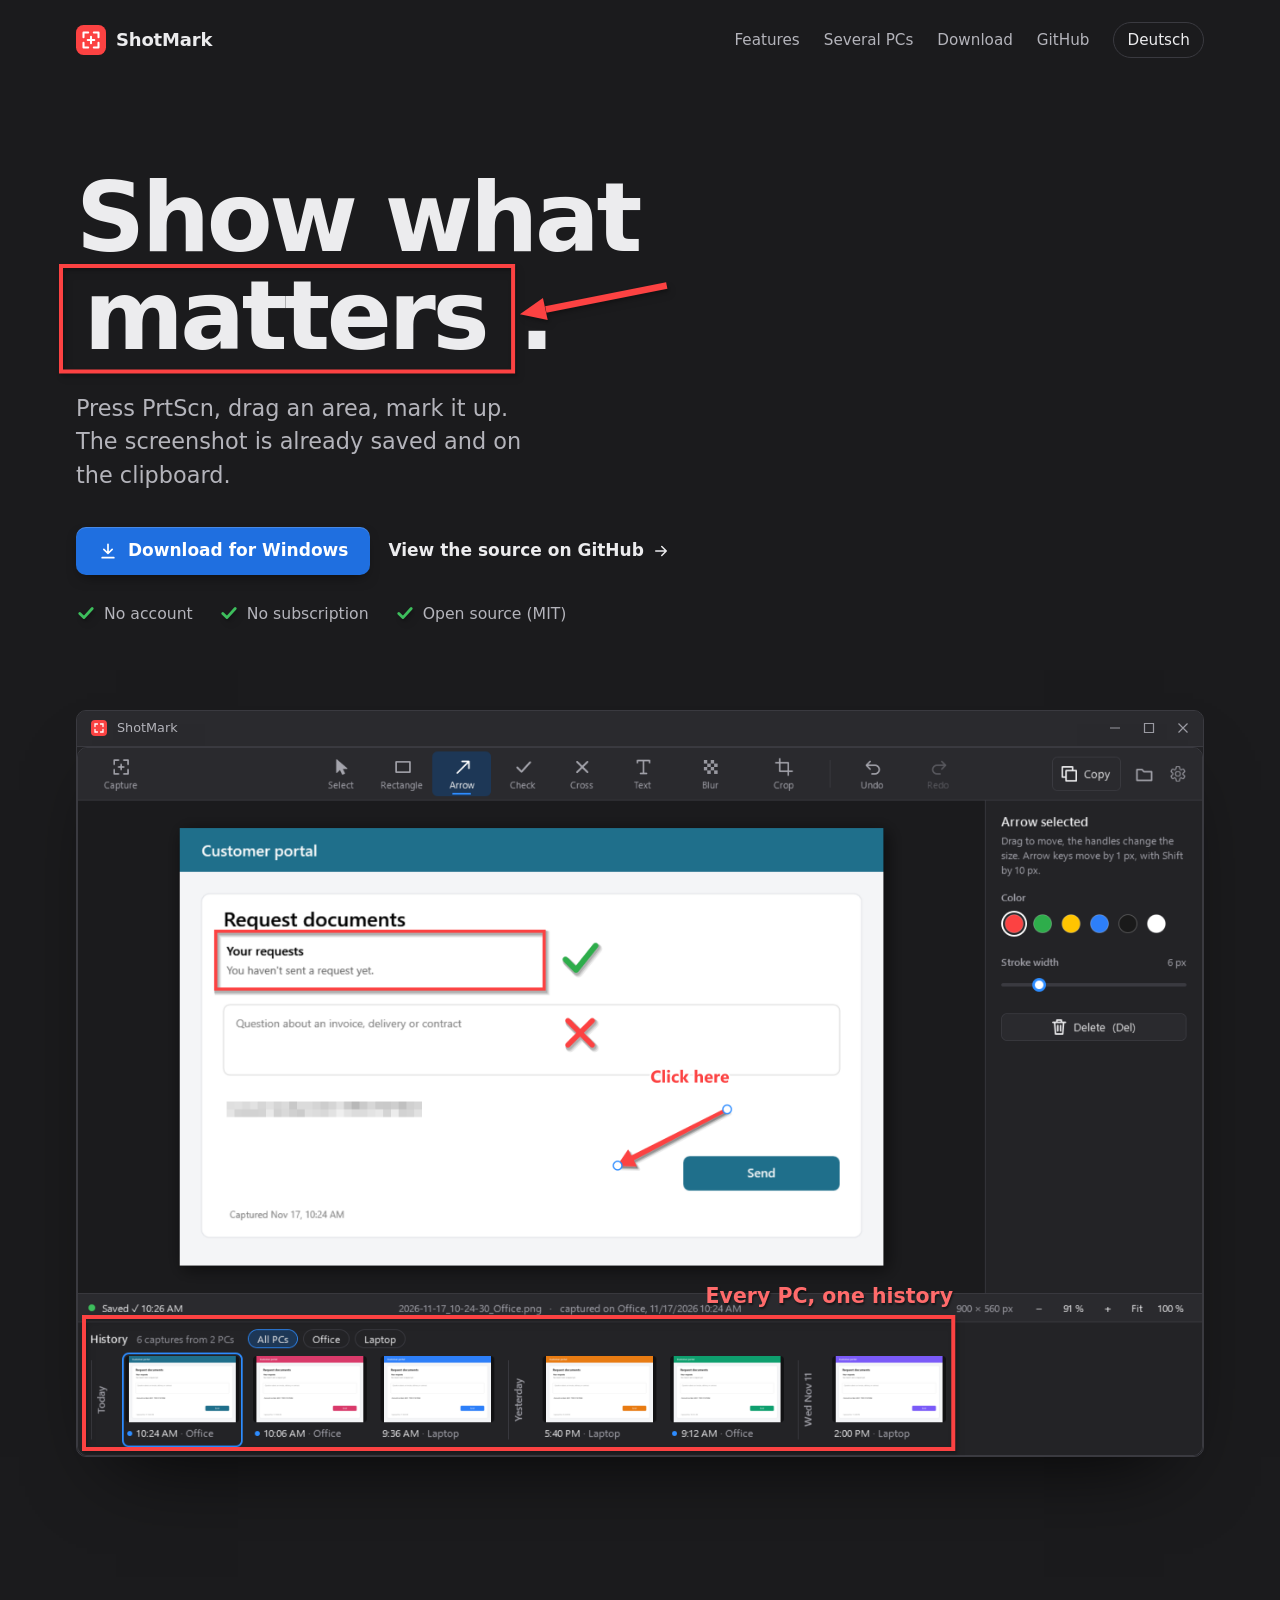
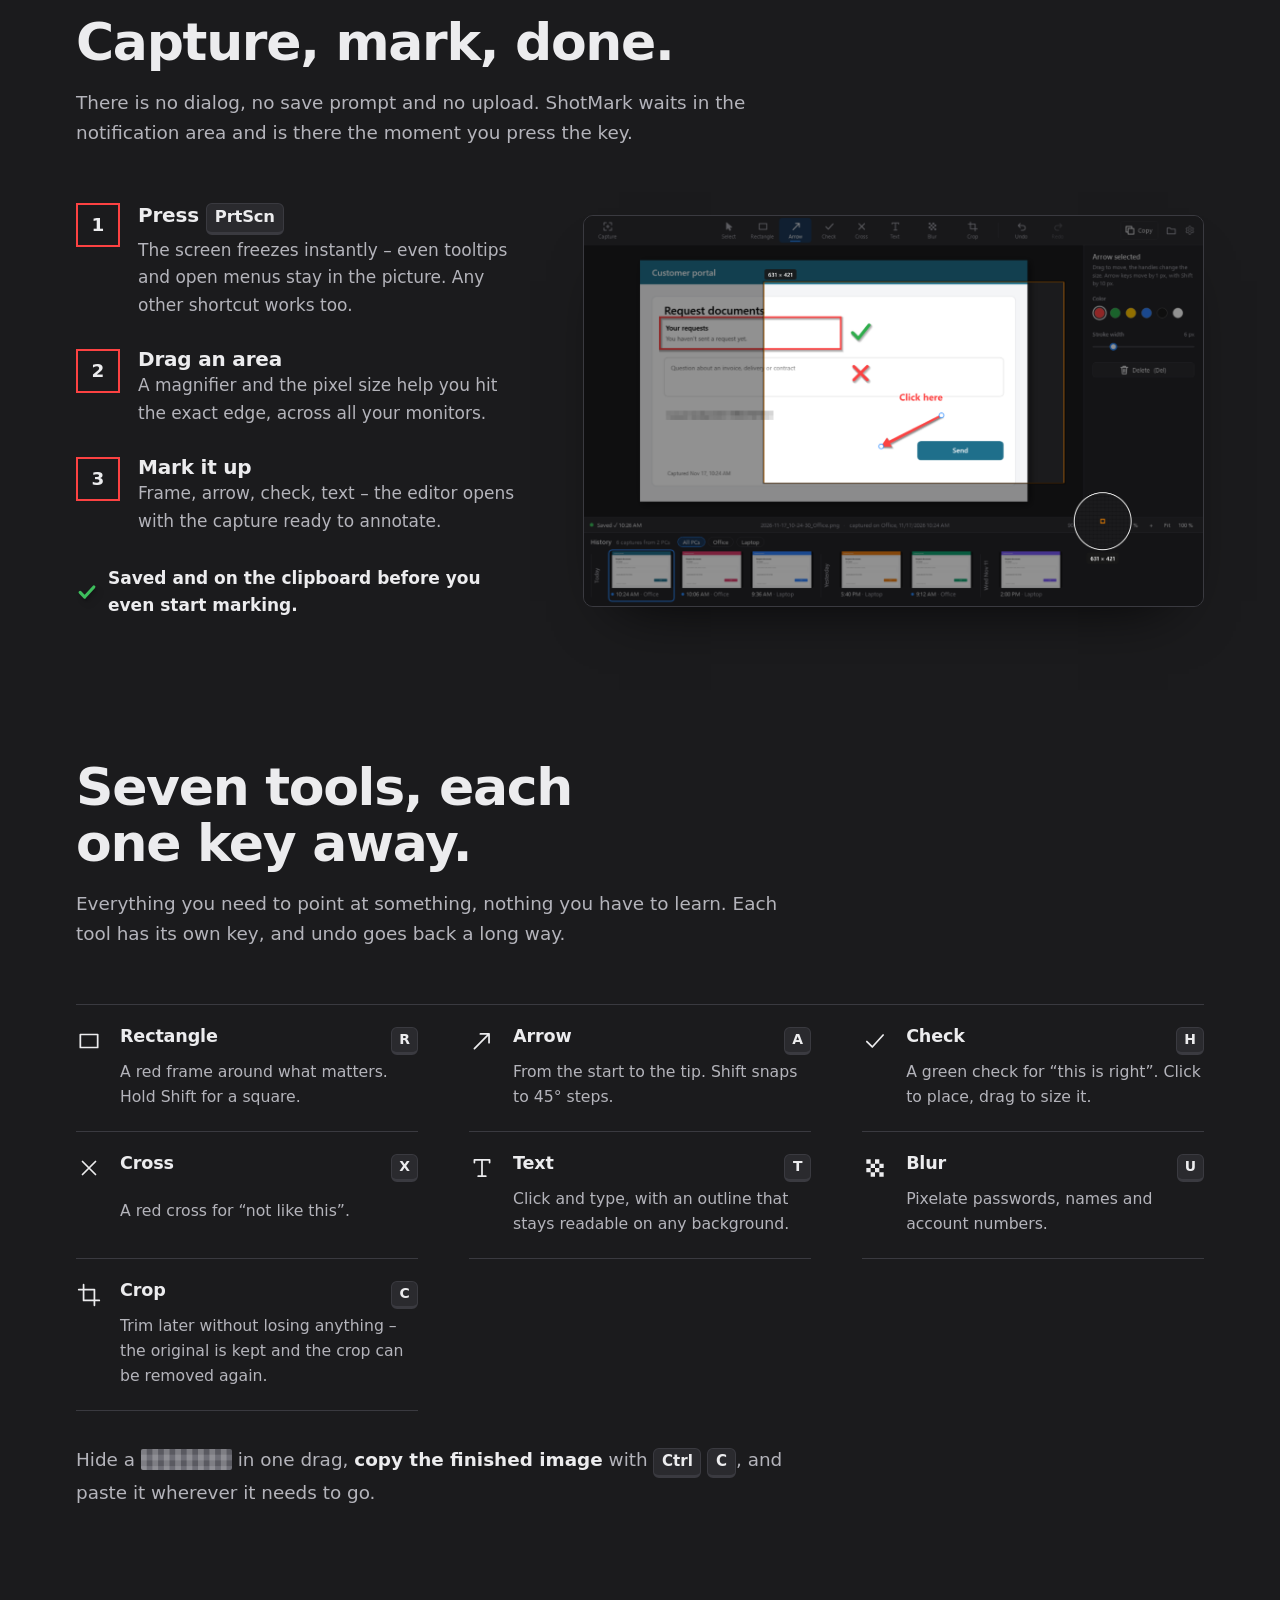
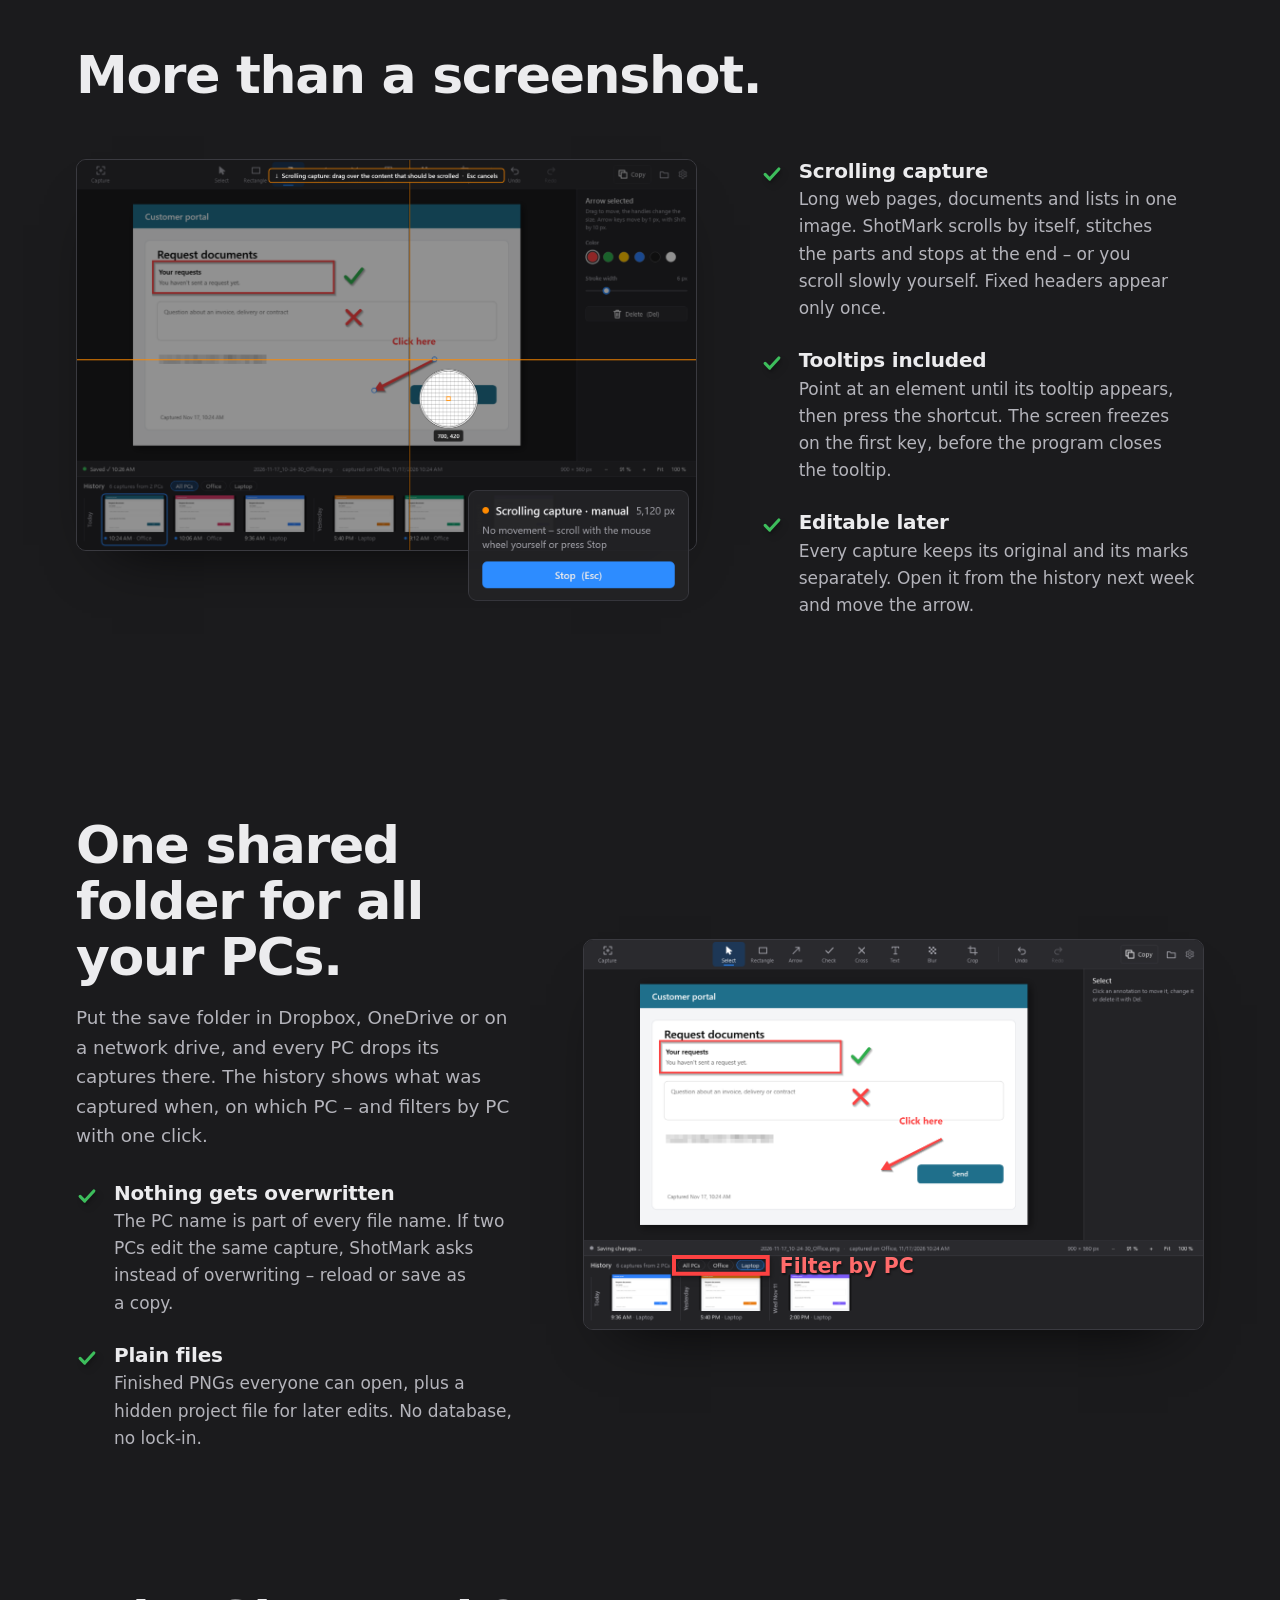
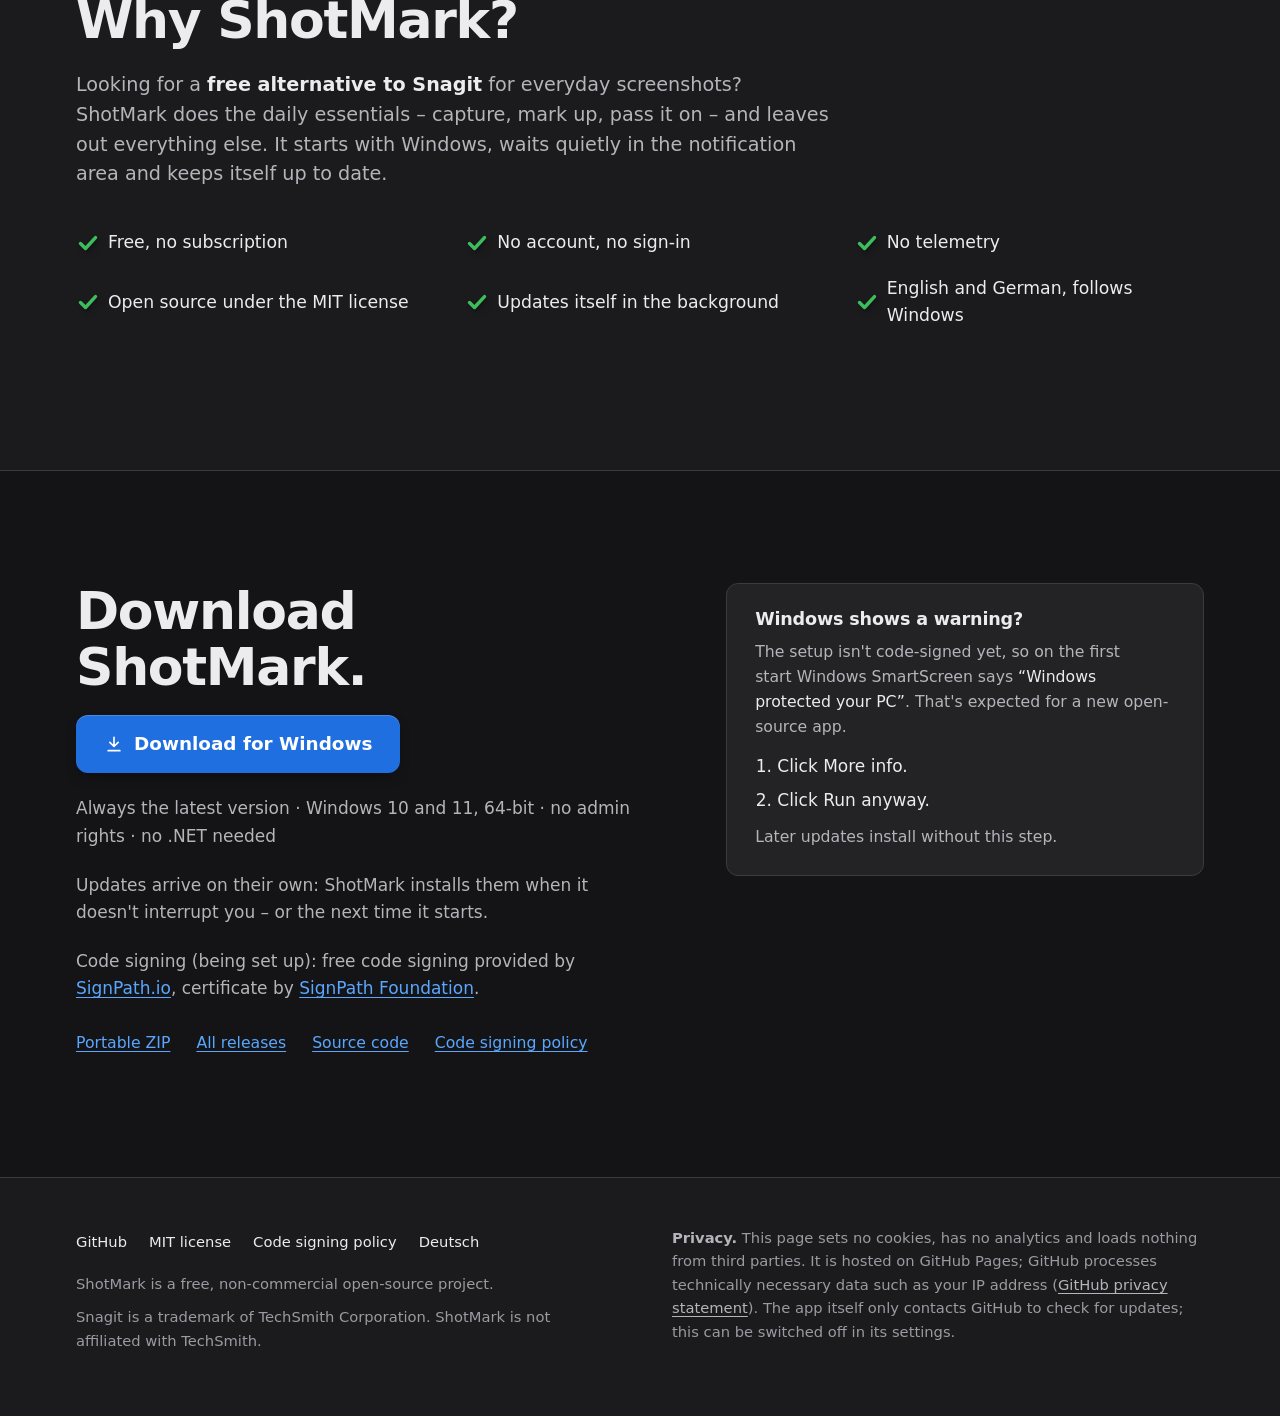
<file: site/index.html>
<!doctype html>
<html lang="en">
<head>
  <meta charset="utf-8">
  <meta name="viewport" content="width=device-width, initial-scale=1">
  <title>ShotMark – free screenshot and markup tool for Windows</title>
  <meta name="description" content="Press PrtScn, drag an area, mark it up – done. ShotMark is a fast, free and open-source screenshot tool for Windows. No account, no subscription, updates itself, and works across several PCs that share a folder.">
  <link rel="canonical" href="https://pascalsz.github.io/shotmark/">
  <link rel="alternate" hreflang="en" href="https://pascalsz.github.io/shotmark/">
  <link rel="alternate" hreflang="de" href="https://pascalsz.github.io/shotmark/de/">
  <link rel="alternate" hreflang="x-default" href="https://pascalsz.github.io/shotmark/">
  <meta property="og:type" content="website">
  <meta property="og:locale" content="en_US">
  <meta property="og:title" content="ShotMark – show what matters">
  <meta property="og:description" content="Fast, free and open-source screenshot and markup tool for Windows. No account, no subscription.">
  <meta property="og:url" content="https://pascalsz.github.io/shotmark/">
  <meta property="og:image" content="https://pascalsz.github.io/shotmark/assets/en/og.png">
  <meta property="og:image:width" content="1200">
  <meta property="og:image:height" content="630">
  <meta name="twitter:card" content="summary_large_image">
  <meta name="theme-color" content="#1b1b1d">
  <link rel="icon" href="favicon.ico" sizes="any">
  <link rel="stylesheet" href="assets/style.css">
  <script>document.documentElement.classList.add("js");</script>
  <script src="assets/site.js" defer></script>
</head>
<body>
  <a class="skip" href="#main">Skip to content</a>

  <header class="site-header">
    <div class="wrap">
      <a class="brand" href="./" aria-label="ShotMark home">
        <svg viewBox="0 0 32 32" aria-hidden="true"><rect width="32" height="32" rx="8" fill="#fc4242"/><path d="M8 13V8h5M19 8h5v5M24 19v5h-5M13 24H8v-5M16 12.5v7M12.5 16h7" fill="none" stroke="#fff" stroke-width="2.2" stroke-linecap="round" stroke-linejoin="round"/></svg>
        ShotMark
      </a>
      <nav class="site-nav" aria-label="Main">
        <a href="#tools">Features</a>
        <a href="#multi-pc">Several PCs</a>
        <a href="#download">Download</a>
        <a href="https://github.com/pascalsz/shotmark">GitHub</a>
        <a class="lang" href="de/" hreflang="de" lang="de">Deutsch</a>
      </nav>
    </div>
  </header>

  <main id="main">
    <section class="hero" aria-labelledby="hero-title" data-marks>
      <div class="wrap">
        <div class="hero-text">
          <h1 id="hero-title">Show what <span class="mark-box">matters<svg viewBox="0 0 100 100" preserveAspectRatio="none" aria-hidden="true"><rect x="0" y="0" width="100" height="100" data-draw/></svg><svg class="mark-arrow" viewBox="0 0 160 80" aria-hidden="true"><path d="M156 14 30 39" data-draw style="--delay: 450ms"/><path class="head" d="M3 44 27 27 32 50Z" style="--delay: 1050ms"/></svg></span>.</h1>
          <p class="lede">Press PrtScn, drag an area, mark it up. The screenshot is already saved and on the clipboard.</p>
          <div class="actions">
            <a class="button" href="https://github.com/pascalsz/shotmark/releases/latest/download/ShotMark.App-win-Setup.exe">
              <svg viewBox="0 0 24 24" aria-hidden="true" fill="none" stroke="currentColor" stroke-width="2" stroke-linecap="round" stroke-linejoin="round"><path d="M12 4v11M7 10l5 5 5-5M5 20h14"/></svg>
              Download for Windows
            </a>
            <a class="text-link" href="https://github.com/pascalsz/shotmark">View the source on GitHub
              <svg viewBox="0 0 24 24" aria-hidden="true" fill="none" stroke="currentColor" stroke-width="2" stroke-linecap="round" stroke-linejoin="round"><path d="M5 12h14M13 6l6 6-6 6"/></svg>
            </a>
          </div>
          <ul class="facts">
            <li><svg class="mark-check" viewBox="0 0 24 24" aria-hidden="true"><path d="M4.5 12.5 9.5 17.5 19.5 6.5" data-draw style="--delay: 600ms"/></svg>No account</li>
            <li><svg class="mark-check" viewBox="0 0 24 24" aria-hidden="true"><path d="M4.5 12.5 9.5 17.5 19.5 6.5" data-draw style="--delay: 700ms"/></svg>No subscription</li>
            <li><svg class="mark-check" viewBox="0 0 24 24" aria-hidden="true"><path d="M4.5 12.5 9.5 17.5 19.5 6.5" data-draw style="--delay: 800ms"/></svg>Open source (MIT)</li>
          </ul>
        </div>

        <figure class="window" style="margin-inline: 0">
          <div class="window-bar" aria-hidden="true">
            <svg viewBox="0 0 32 32"><rect width="32" height="32" rx="8" fill="#fc4242"/><path d="M8 13V8h5M19 8h5v5M24 19v5h-5M13 24H8v-5" fill="none" stroke="#fff" stroke-width="2.6" stroke-linecap="round"/></svg>
            ShotMark
            <span class="controls"><svg viewBox="0 0 12 12"><path d="M1 6h10"/></svg><svg viewBox="0 0 12 12"><path d="M1.5 1.5h9v9h-9z"/></svg><svg viewBox="0 0 12 12"><path d="M1.5 1.5l9 9M10.5 1.5l-9 9"/></svg></span>
          </div>
          <div class="shot">
            <img src="assets/en/hero.png" width="1304" height="821" alt="The ShotMark editor with a captured web page marked up with a red frame, a check mark, a cross, an arrow, the text “Click here” and a pixelated account number. Below it, the history shows captures from the PCs “Office” and “Laptop”.">
            <div class="shot-mark label-right" style="--x: 0.6%; --y: 80.4%; --w: 77.2%; --h: 18.6%"><svg viewBox="0 0 100 100" preserveAspectRatio="none" aria-hidden="true"><rect x="0" y="0" width="100" height="100" data-draw style="--delay: 1200ms"/></svg><span>Every PC, one history</span></div>
          </div>
        </figure>
      </div>
    </section>

    <section class="section" id="capture" aria-labelledby="capture-title" data-marks>
      <div class="wrap">
        <div class="section-head">
          <h2 id="capture-title">Capture, mark, done.</h2>
          <p>There is no dialog, no save prompt and no upload. ShotMark waits in the notification area and is there the moment you press the key.</p>
        </div>
        <div class="split">
          <div>
            <ol class="steps">
              <li><h3>Press <kbd>PrtScn</kbd></h3><p>The screen freezes instantly – even tooltips and open menus stay in the picture. Any other shortcut works too.</p></li>
              <li><h3>Drag an area</h3><p>A magnifier and the pixel size help you hit the exact edge, across all your monitors.</p></li>
              <li><h3>Mark it up</h3><p>Frame, arrow, check, text – the editor opens with the capture ready to annotate.</p></li>
            </ol>
            <p class="saved"><svg class="mark-check" viewBox="0 0 24 24" aria-hidden="true"><path d="M4.5 12.5 9.5 17.5 19.5 6.5" data-draw/></svg>Saved and on the clipboard before you even start marking.</p>
          </div>
          <div class="shot">
            <img src="assets/en/capture.png" width="1304" height="821" loading="lazy" alt="Selecting an area on a frozen screen: the selection is bright, the rest is dimmed, a label shows 631 × 421 pixels and a round magnifier sits next to the pointer.">
          </div>
        </div>
      </div>
    </section>

    <section class="section" id="tools" aria-labelledby="tools-title" data-marks>
      <div class="wrap">
        <div class="section-head">
          <h2 id="tools-title">Seven tools, each one key away.</h2>
          <p>Everything you need to point at something, nothing you have to learn. Each tool has its own key, and undo goes back a long way.</p>
        </div>
        <ul class="tools">
          <li><svg class="icon" viewBox="0 0 24 24" aria-hidden="true"><path d="M4 6h16v12H4z"/></svg><h3>Rectangle</h3><kbd>R</kbd><p>A red frame around what matters. Hold Shift for a square.</p></li>
          <li><svg class="icon" viewBox="0 0 24 24" aria-hidden="true"><path d="M5 19 18.5 5.5M10.5 5.5h8v8"/></svg><h3>Arrow</h3><kbd>A</kbd><p>From the start to the tip. Shift snaps to 45° steps.</p></li>
          <li><svg class="icon" viewBox="0 0 24 24" aria-hidden="true"><path d="M4.5 12.5 9.5 17.5 19.5 6.5"/></svg><h3>Check</h3><kbd>H</kbd><p>A green check for “this is right”. Click to place, drag to size it.</p></li>
          <li><svg class="icon" viewBox="0 0 24 24" aria-hidden="true"><path d="M6 6 18 18M18 6 6 18"/></svg><h3>Cross</h3><kbd>X</kbd><p>A red cross for “not like this”.</p></li>
          <li><svg class="icon" viewBox="0 0 24 24" aria-hidden="true"><path d="M5 7V4.5h14V7M12 4.5v15M8.5 19.5h7"/></svg><h3>Text</h3><kbd>T</kbd><p>Click and type, with an outline that stays readable on any background.</p></li>
          <li><svg class="icon filled" viewBox="0 0 24 24" aria-hidden="true"><path d="M4 4h4v4H4zM12 4h4v4h-4zM8 8h4v4H8zM16 8h4v4h-4zM4 12h4v4H4zM12 12h4v4h-4zM8 16h4v4H8zM16 16h4v4h-4z"/></svg><h3>Blur</h3><kbd>U</kbd><p>Pixelate passwords, names and account numbers.</p></li>
          <li><svg class="icon" viewBox="0 0 24 24" aria-hidden="true"><path d="M7 2.5V17h14.5M2.5 7H17v14.5"/></svg><h3>Crop</h3><kbd>C</kbd><p>Trim later without losing anything – the original is kept and the crop can be removed again.</p></li>
        </ul>
        <p class="demo-line">Hide a <span class="mark-blur">password</span> in one drag, <strong>copy the finished image</strong> with <kbd>Ctrl</kbd> <kbd>C</kbd>, and paste it wherever it needs to go.</p>
      </div>
    </section>

    <section class="section" id="more" aria-labelledby="more-title" data-marks>
      <div class="wrap">
        <div class="section-head">
          <h2 id="more-title">More than a screenshot.</h2>
        </div>
        <div class="split flip">
          <div>
            <ul class="feature-list">
              <li><svg class="mark-check" viewBox="0 0 24 24" aria-hidden="true"><path d="M4.5 12.5 9.5 17.5 19.5 6.5" data-draw/></svg><h3>Scrolling capture</h3><p>Long web pages, documents and lists in one image. ShotMark scrolls by itself, stitches the parts and stops at the end – or you scroll slowly yourself. Fixed headers appear only once.</p></li>
              <li><svg class="mark-check" viewBox="0 0 24 24" aria-hidden="true"><path d="M4.5 12.5 9.5 17.5 19.5 6.5" data-draw style="--delay: 150ms"/></svg><h3>Tooltips included</h3><p>Point at an element until its tooltip appears, then press the shortcut. The screen freezes on the first key, before the program closes the tooltip.</p></li>
              <li><svg class="mark-check" viewBox="0 0 24 24" aria-hidden="true"><path d="M4.5 12.5 9.5 17.5 19.5 6.5" data-draw style="--delay: 300ms"/></svg><h3>Editable later</h3><p>Every capture keeps its original and its marks separately. Open it from the history next week and move the arrow.</p></li>
            </ul>
          </div>
          <div class="stack">
            <img src="assets/en/scroll.png" width="1304" height="821" loading="lazy" alt="Starting a scrolling capture: an orange frame is dragged over the content of the page that should be scrolled.">
            <img class="over" src="assets/en/scroll-panel.png" width="312" height="180" loading="lazy" alt="The scrolling capture panel: “Scrolling capture · manual”, 5,120 px so far, with a Stop button.">
          </div>
        </div>
      </div>
    </section>

    <section class="section" id="multi-pc" aria-labelledby="multi-title" data-marks>
      <div class="wrap">
        <div class="split">
          <div>
            <h2 id="multi-title">One shared folder for all your PCs.</h2>
            <div class="section-head"><p>Put the save folder in Dropbox, OneDrive or on a network drive, and every PC drops its captures there. The history shows what was captured when, on which PC – and filters by PC with one click.</p></div>
            <ul class="feature-list" style="margin-top: 32px">
              <li><svg class="mark-check" viewBox="0 0 24 24" aria-hidden="true"><path d="M4.5 12.5 9.5 17.5 19.5 6.5" data-draw/></svg><h3>Nothing gets overwritten</h3><p>The PC name is part of every file name. If two PCs edit the same capture, ShotMark asks instead of overwriting – reload or save as a copy.</p></li>
              <li><svg class="mark-check" viewBox="0 0 24 24" aria-hidden="true"><path d="M4.5 12.5 9.5 17.5 19.5 6.5" data-draw style="--delay: 150ms"/></svg><h3>Plain files</h3><p>Finished PNGs everyone can open, plus a hidden project file for later edits. No database, no lock-in.</p></li>
            </ul>
          </div>
          <div class="shot">
            <img src="assets/en/history.png" width="1304" height="821" loading="lazy" alt="The ShotMark editor with the history filtered to the PC “Laptop”: only the captures from that PC are listed, with day headers and times.">
            <div class="shot-mark label-side" style="--x: 14.6%; --y: 81.4%; --w: 15.1%; --h: 4.3%"><svg viewBox="0 0 100 100" preserveAspectRatio="none" aria-hidden="true"><rect x="0" y="0" width="100" height="100" data-draw style="--delay: 300ms"/></svg><span>Filter by PC</span></div>
          </div>
        </div>
      </div>
    </section>

    <section class="section" id="why" aria-labelledby="why-title" data-marks>
      <div class="wrap">
        <h2 id="why-title">Why ShotMark?</h2>
        <p class="why-text">Looking for a <strong>free alternative to Snagit</strong> for everyday screenshots? ShotMark does the daily essentials – capture, mark up, pass it on – and leaves out everything else. It starts with Windows, waits quietly in the notification area and keeps itself up to date.</p>
        <ul class="facts big">
          <li><svg class="mark-check" viewBox="0 0 24 24" aria-hidden="true"><path d="M4.5 12.5 9.5 17.5 19.5 6.5" data-draw/></svg>Free, no subscription</li>
          <li><svg class="mark-check" viewBox="0 0 24 24" aria-hidden="true"><path d="M4.5 12.5 9.5 17.5 19.5 6.5" data-draw style="--delay: 100ms"/></svg>No account, no sign-in</li>
          <li><svg class="mark-check" viewBox="0 0 24 24" aria-hidden="true"><path d="M4.5 12.5 9.5 17.5 19.5 6.5" data-draw style="--delay: 200ms"/></svg>No telemetry</li>
          <li><svg class="mark-check" viewBox="0 0 24 24" aria-hidden="true"><path d="M4.5 12.5 9.5 17.5 19.5 6.5" data-draw style="--delay: 300ms"/></svg>Open source under the MIT license</li>
          <li><svg class="mark-check" viewBox="0 0 24 24" aria-hidden="true"><path d="M4.5 12.5 9.5 17.5 19.5 6.5" data-draw style="--delay: 400ms"/></svg>Updates itself in the background</li>
          <li><svg class="mark-check" viewBox="0 0 24 24" aria-hidden="true"><path d="M4.5 12.5 9.5 17.5 19.5 6.5" data-draw style="--delay: 500ms"/></svg>English and German, follows Windows</li>
        </ul>
      </div>
    </section>

    <section class="download" id="download" aria-labelledby="download-title">
      <div class="wrap">
        <div>
          <h2 id="download-title">Download ShotMark.</h2>
          <a class="button big" href="https://github.com/pascalsz/shotmark/releases/latest/download/ShotMark.App-win-Setup.exe">
            <svg viewBox="0 0 24 24" aria-hidden="true" fill="none" stroke="currentColor" stroke-width="2" stroke-linecap="round" stroke-linejoin="round"><path d="M12 4v11M7 10l5 5 5-5M5 20h14"/></svg>
            Download for Windows
          </a>
          <p class="requirements">Always the latest version · Windows 10 and 11, 64-bit · no admin rights · no .NET needed</p>
          <p class="requirements">Updates arrive on their own: ShotMark installs them when it doesn't interrupt you – or the next time it starts.</p>
          <p class="requirements">Code signing (being set up): free code signing provided by <a href="https://about.signpath.io/">SignPath.io</a>, certificate by <a href="https://signpath.org/">SignPath Foundation</a>.</p>
          <div class="more-links">
            <a href="https://github.com/pascalsz/shotmark/releases/latest/download/ShotMark.App-win-Portable.zip">Portable ZIP</a>
            <a href="https://github.com/pascalsz/shotmark/releases">All releases</a>
            <a href="https://github.com/pascalsz/shotmark">Source code</a>
            <a href="code-signing/">Code signing policy</a>
          </div>
        </div>
        <aside class="smartscreen" aria-labelledby="smartscreen-title">
          <h3 id="smartscreen-title">Windows shows a warning?</h3>
          <p>The setup isn't code-signed yet, so on the first start Windows SmartScreen says <span class="quote">“Windows protected your PC”</span>. That's expected for a new open-source app.</p>
          <ol>
            <li>Click <span class="quote">More info</span>.</li>
            <li>Click <span class="quote">Run anyway</span>.</li>
          </ol>
          <p>Later updates install without this step.</p>
        </aside>
      </div>
    </section>
  </main>

  <footer class="site-footer">
    <div class="wrap">
      <div>
        <div class="footer-links">
          <a href="https://github.com/pascalsz/shotmark">GitHub</a>
          <a href="https://github.com/pascalsz/shotmark/blob/main/LICENSE">MIT license</a>
          <a href="code-signing/">Code signing policy</a>
          <a href="de/" hreflang="de" lang="de">Deutsch</a>
        </div>
        <p>ShotMark is a free, non-commercial open-source project.</p>
        <p>Snagit is a trademark of TechSmith Corporation. ShotMark is not affiliated with TechSmith.</p>
      </div>
      <div id="privacy">
        <p><strong style="color: var(--dim)">Privacy.</strong> This page sets no cookies, has no analytics and loads nothing from third parties. It is hosted on GitHub Pages; GitHub processes technically necessary data such as your IP address (<a href="https://docs.github.com/en/site-policy/privacy-policies/github-general-privacy-statement">GitHub privacy statement</a>). The app itself only contacts GitHub to check for updates; this can be switched off in its settings.</p>
      </div>
    </div>
  </footer>
</body>
</html>
</file>
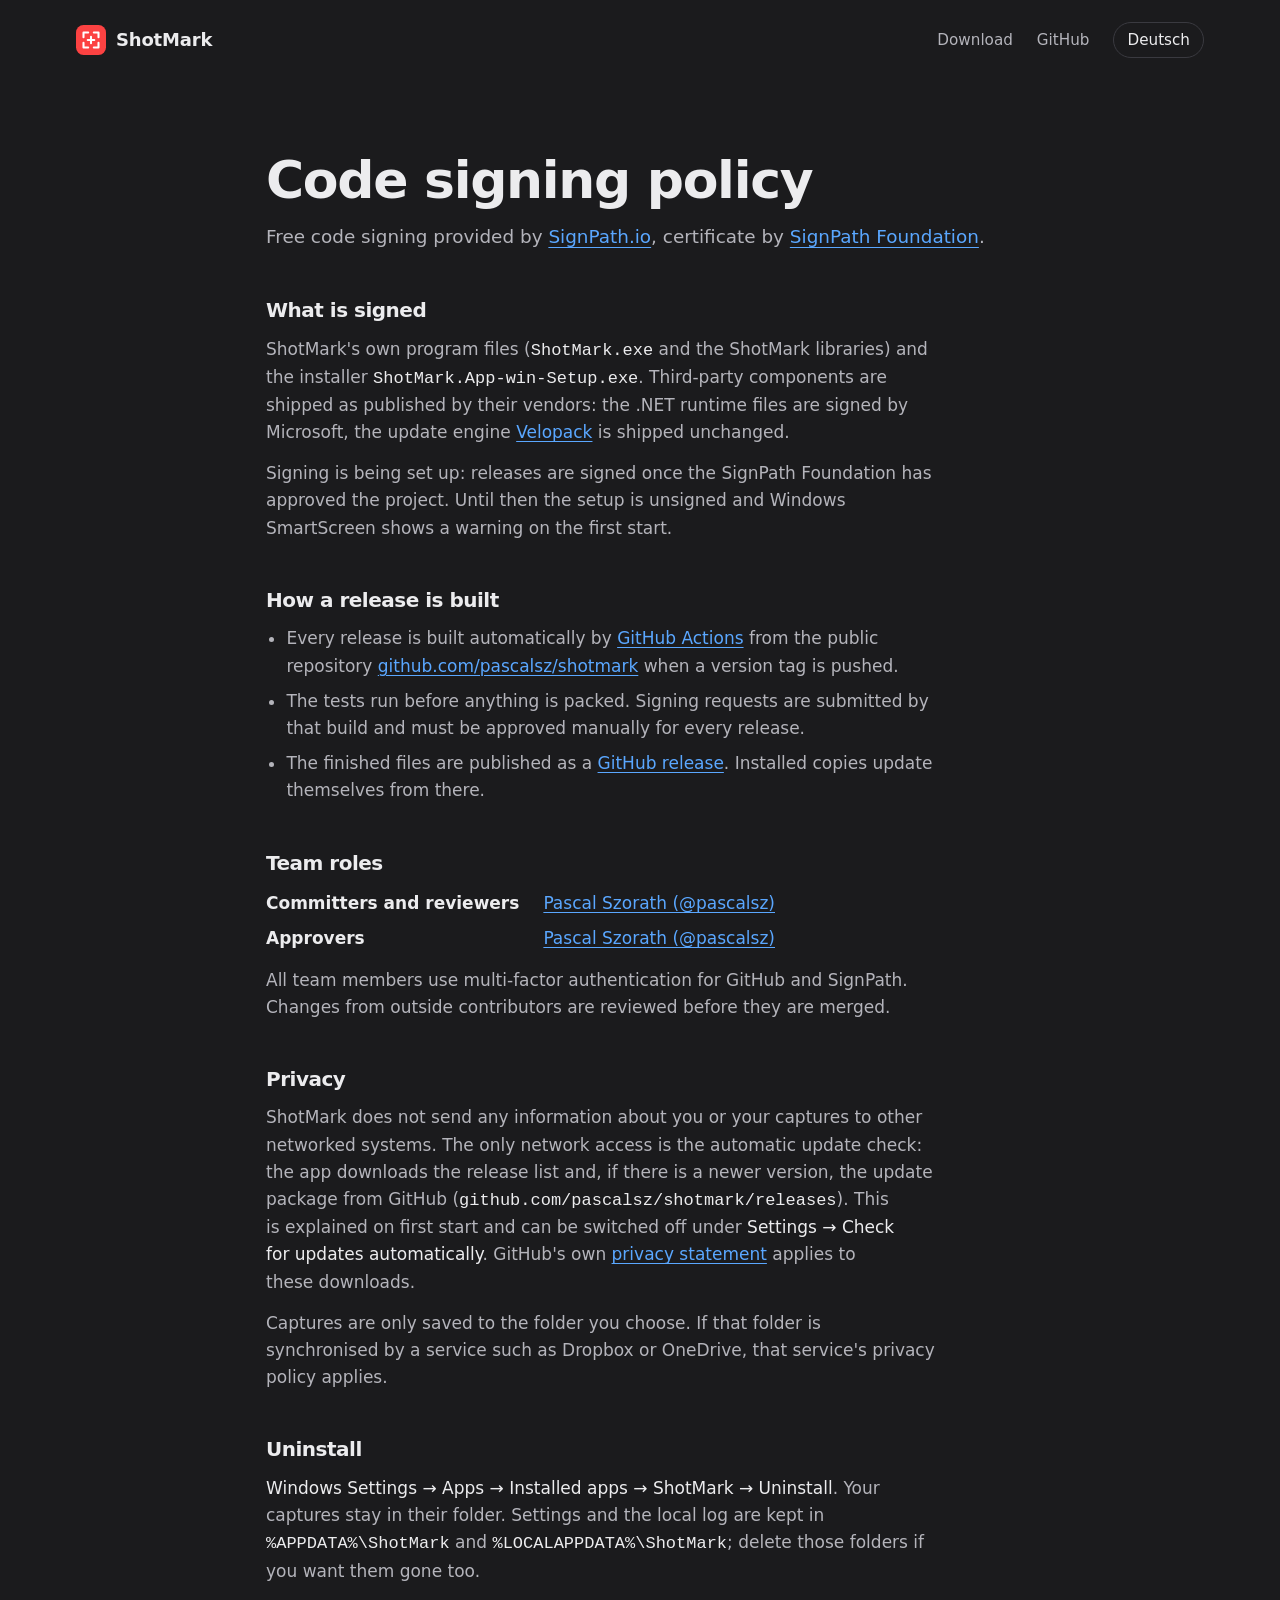
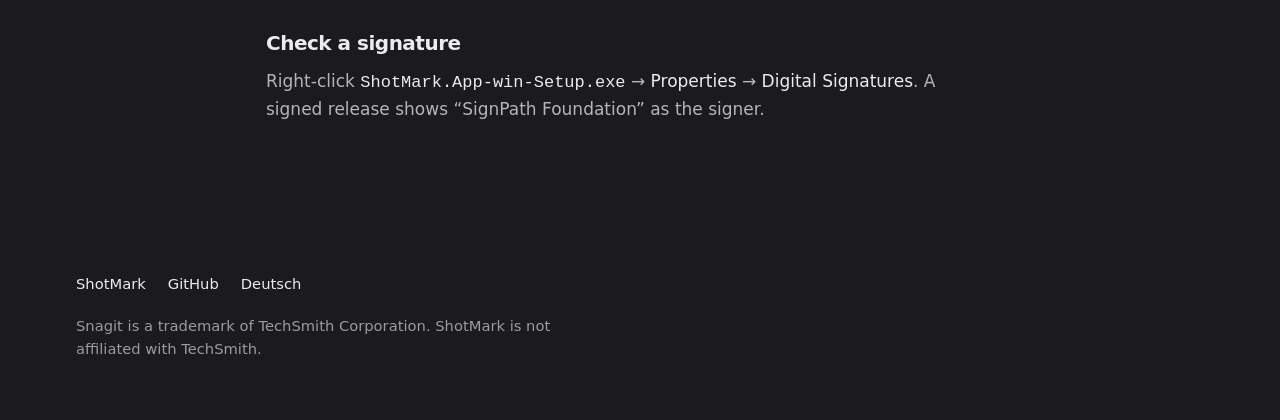
<file: site/code-signing/index.html>
<!doctype html>
<html lang="en">
<head>
  <meta charset="utf-8">
  <meta name="viewport" content="width=device-width, initial-scale=1">
  <title>Code signing policy – ShotMark</title>
  <meta name="description" content="How ShotMark releases are built and code-signed, who approves them, and what the app sends over the network.">
  <link rel="canonical" href="https://pascalsz.github.io/shotmark/code-signing/">
  <link rel="alternate" hreflang="en" href="https://pascalsz.github.io/shotmark/code-signing/">
  <link rel="alternate" hreflang="de" href="https://pascalsz.github.io/shotmark/de/code-signing/">
  <link rel="alternate" hreflang="x-default" href="https://pascalsz.github.io/shotmark/code-signing/">
  <meta name="theme-color" content="#1b1b1d">
  <link rel="icon" href="../favicon.ico" sizes="any">
  <link rel="stylesheet" href="../assets/style.css">
</head>
<body>
  <a class="skip" href="#main">Skip to content</a>

  <header class="site-header">
    <div class="wrap">
      <a class="brand" href="../" aria-label="ShotMark home">
        <svg viewBox="0 0 32 32" aria-hidden="true"><rect width="32" height="32" rx="8" fill="#fc4242"/><path d="M8 13V8h5M19 8h5v5M24 19v5h-5M13 24H8v-5M16 12.5v7M12.5 16h7" fill="none" stroke="#fff" stroke-width="2.2" stroke-linecap="round" stroke-linejoin="round"/></svg>
        ShotMark
      </a>
      <nav class="site-nav" aria-label="Main">
        <a href="../#download">Download</a>
        <a href="https://github.com/pascalsz/shotmark">GitHub</a>
        <a class="lang" href="../de/code-signing/" hreflang="de" lang="de">Deutsch</a>
      </nav>
    </div>
  </header>

  <main id="main" class="policy">
    <div class="wrap">
      <h1>Code signing policy</h1>
      <p class="policy-lede">Free code signing provided by <a href="https://about.signpath.io/">SignPath.io</a>, certificate by <a href="https://signpath.org/">SignPath Foundation</a>.</p>

      <section aria-labelledby="what">
        <h2 id="what">What is signed</h2>
        <p>ShotMark's own program files (<code>ShotMark.exe</code> and the ShotMark libraries) and the installer <code>ShotMark.App-win-Setup.exe</code>. Third-party components are shipped as published by their vendors: the .NET runtime files are signed by Microsoft, the update engine <a href="https://github.com/velopack/velopack">Velopack</a> is shipped unchanged.</p>
        <p>Signing is being set up: releases are signed once the SignPath Foundation has approved the project. Until then the setup is unsigned and Windows SmartScreen shows a warning on the first start.</p>
      </section>

      <section aria-labelledby="how">
        <h2 id="how">How a release is built</h2>
        <ul>
          <li>Every release is built automatically by <a href="https://github.com/pascalsz/shotmark/blob/main/.github/workflows/release.yml">GitHub Actions</a> from the public repository <a href="https://github.com/pascalsz/shotmark">github.com/pascalsz/shotmark</a> when a version tag is pushed.</li>
          <li>The tests run before anything is packed. Signing requests are submitted by that build and must be approved manually for every release.</li>
          <li>The finished files are published as a <a href="https://github.com/pascalsz/shotmark/releases">GitHub release</a>. Installed copies update themselves from there.</li>
        </ul>
      </section>

      <section aria-labelledby="team">
        <h2 id="team">Team roles</h2>
        <dl class="roles">
          <dt>Committers and reviewers</dt><dd><a href="https://github.com/pascalsz">Pascal Szorath (@pascalsz)</a></dd>
          <dt>Approvers</dt><dd><a href="https://github.com/pascalsz">Pascal Szorath (@pascalsz)</a></dd>
        </dl>
        <p>All team members use multi-factor authentication for GitHub and SignPath. Changes from outside contributors are reviewed before they are merged.</p>
      </section>

      <section aria-labelledby="privacy">
        <h2 id="privacy">Privacy</h2>
        <p>ShotMark does not send any information about you or your captures to other networked systems. The only network access is the automatic update check: the app downloads the release list and, if there is a newer version, the update package from GitHub (<code>github.com/pascalsz/shotmark/releases</code>). This is explained on first start and can be switched off under <em>Settings → Check for updates automatically</em>. GitHub's own <a href="https://docs.github.com/en/site-policy/privacy-policies/github-general-privacy-statement">privacy statement</a> applies to these downloads.</p>
        <p>Captures are only saved to the folder you choose. If that folder is synchronised by a service such as Dropbox or OneDrive, that service's privacy policy applies.</p>
      </section>

      <section aria-labelledby="uninstall">
        <h2 id="uninstall">Uninstall</h2>
        <p><em>Windows Settings → Apps → Installed apps → ShotMark → Uninstall</em>. Your captures stay in their folder. Settings and the local log are kept in <code>%APPDATA%\ShotMark</code> and <code>%LOCALAPPDATA%\ShotMark</code>; delete those folders if you want them gone too.</p>
      </section>

      <section aria-labelledby="verify">
        <h2 id="verify">Check a signature</h2>
        <p>Right-click <code>ShotMark.App-win-Setup.exe</code> → <em>Properties</em> → <em>Digital Signatures</em>. A signed release shows “SignPath Foundation” as the signer.</p>
      </section>
    </div>
  </main>

  <footer class="site-footer">
    <div class="wrap">
      <div>
        <div class="footer-links">
          <a href="../">ShotMark</a>
          <a href="https://github.com/pascalsz/shotmark">GitHub</a>
          <a href="../de/code-signing/" hreflang="de" lang="de">Deutsch</a>
        </div>
        <p>Snagit is a trademark of TechSmith Corporation. ShotMark is not affiliated with TechSmith.</p>
      </div>
    </div>
  </footer>
</body>
</html>
</file>
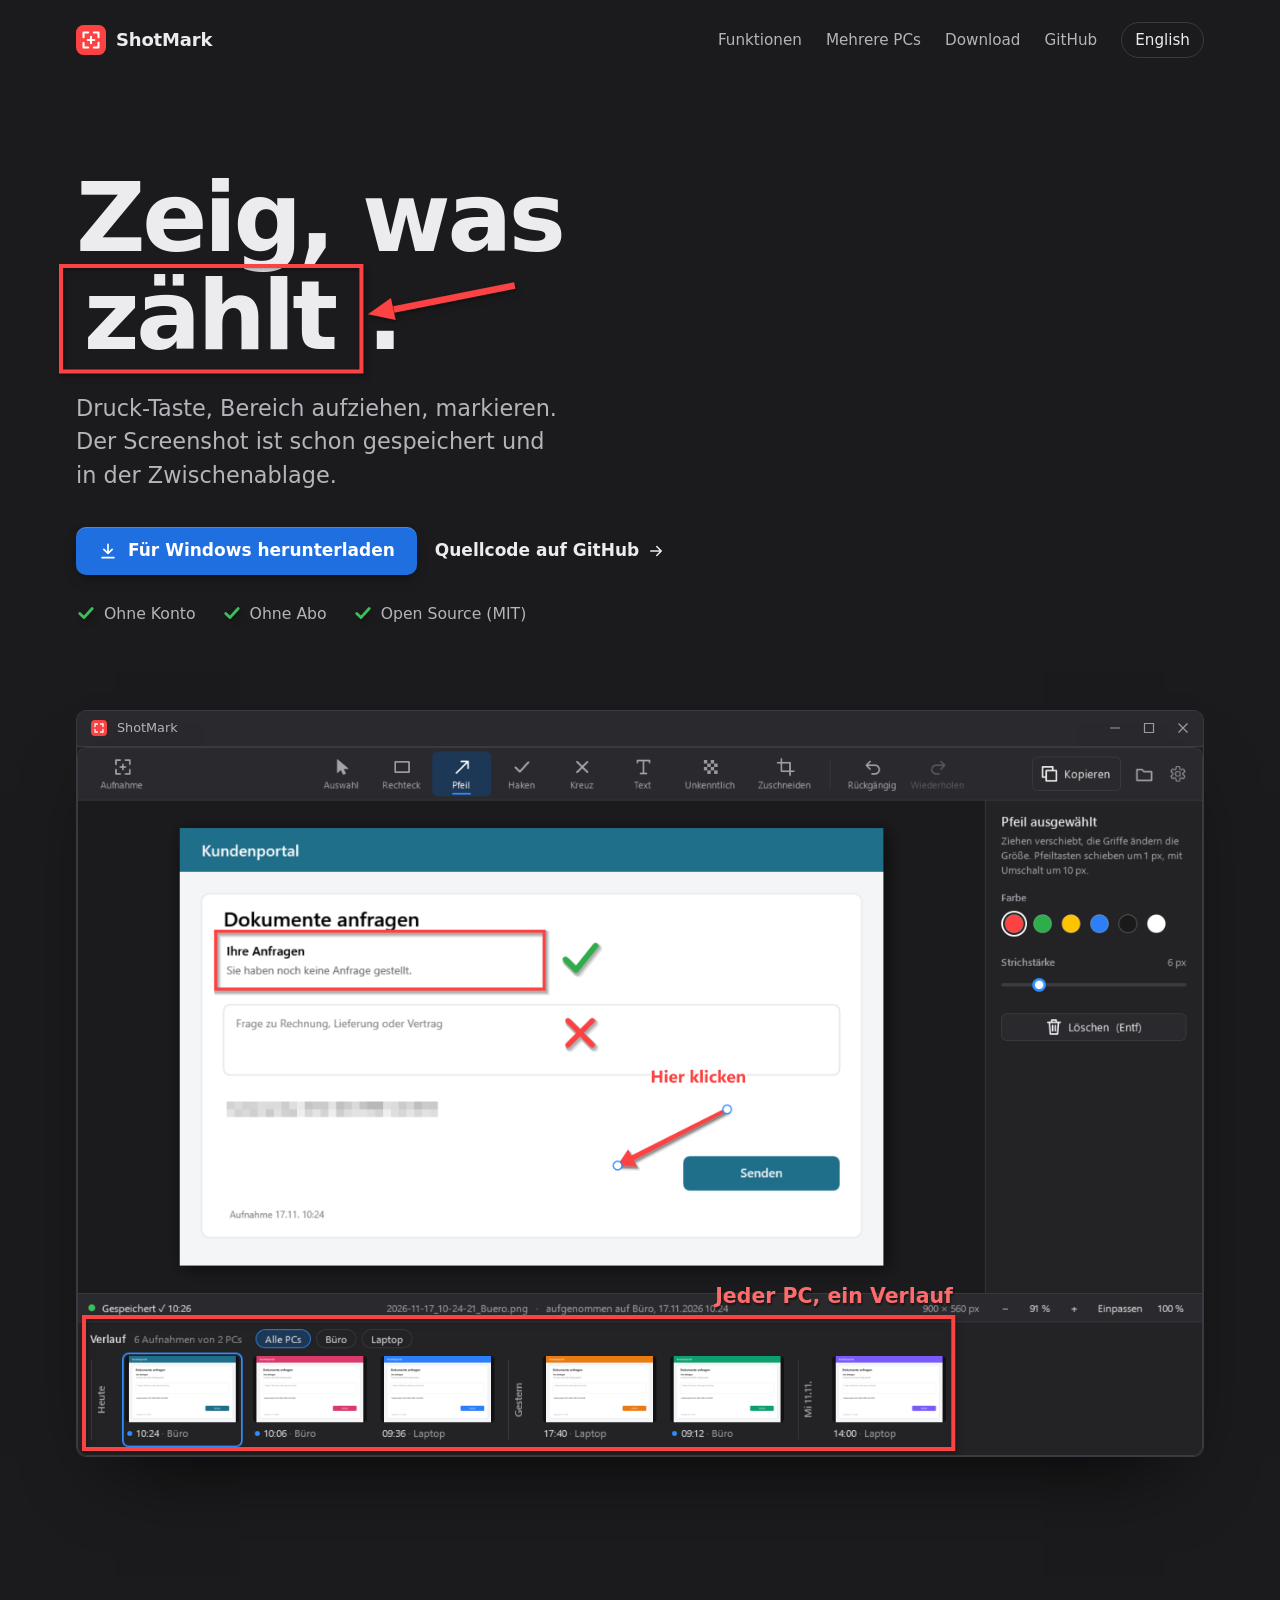
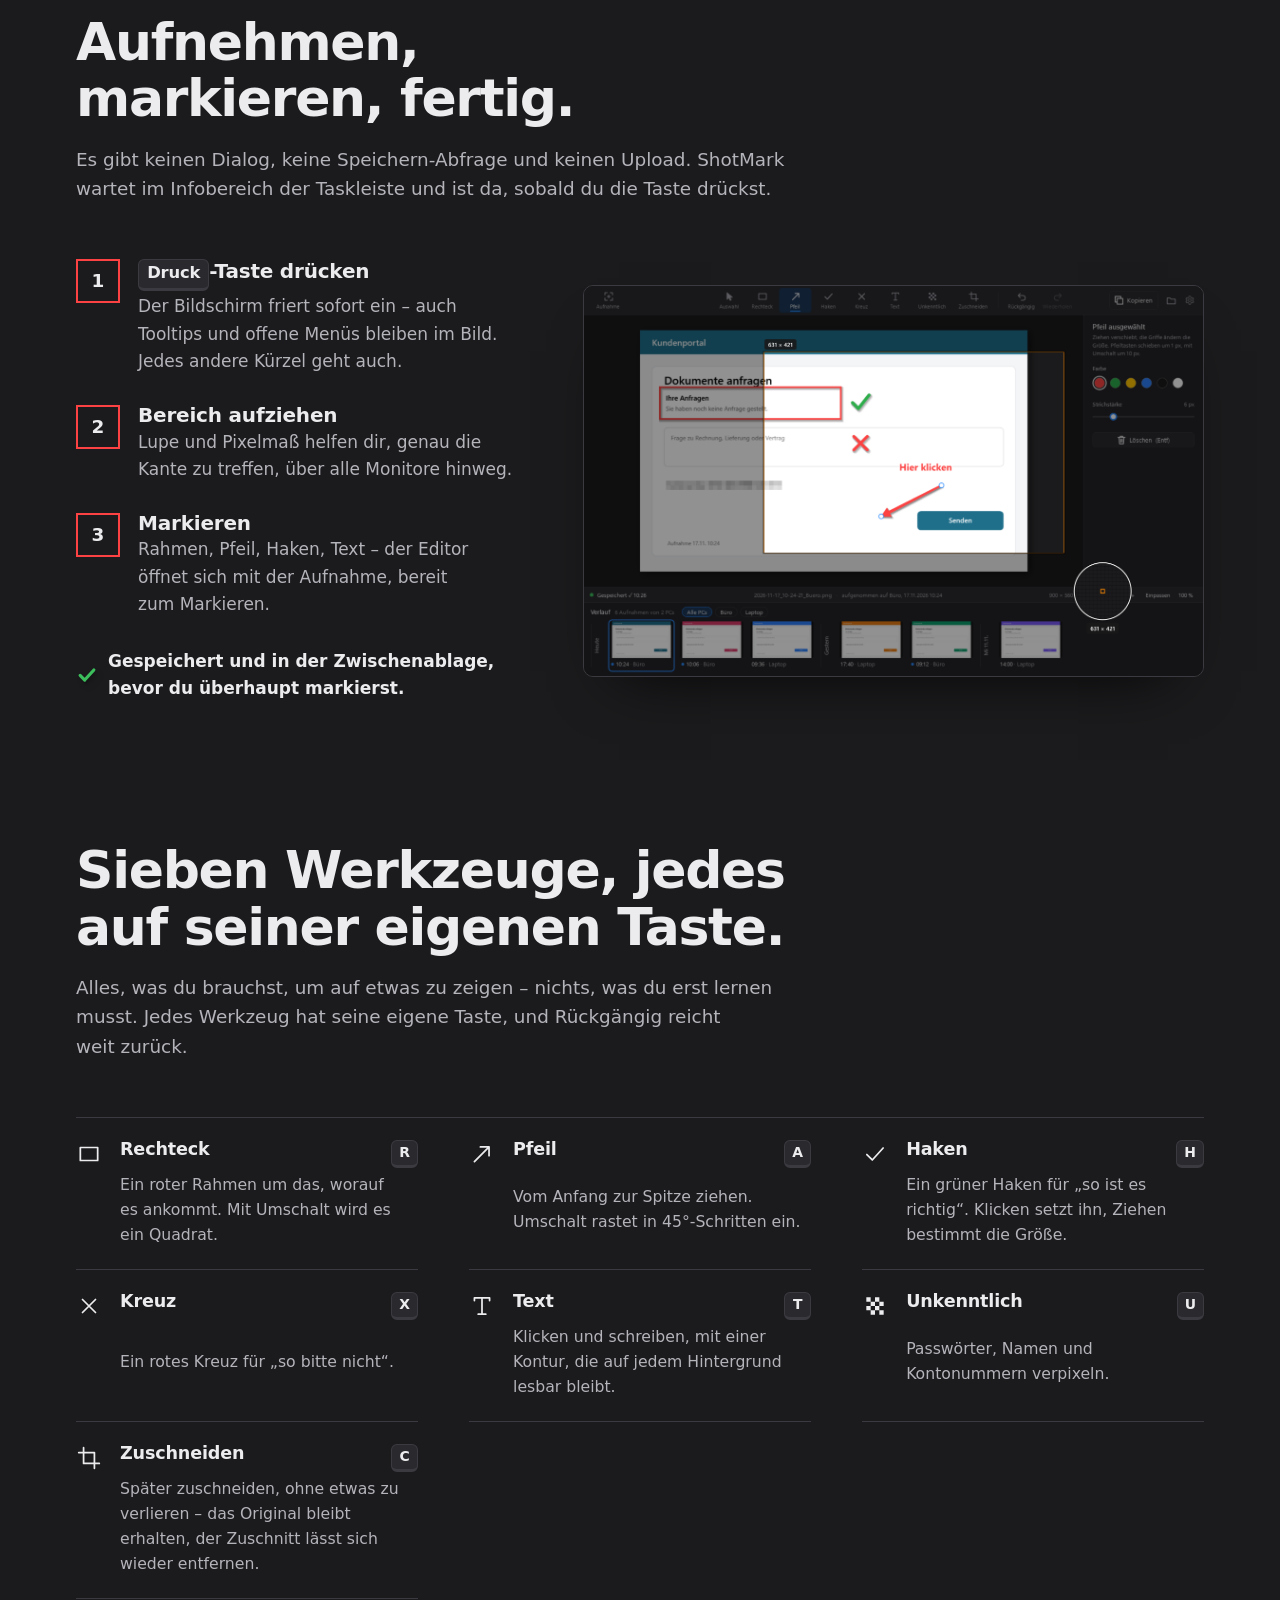
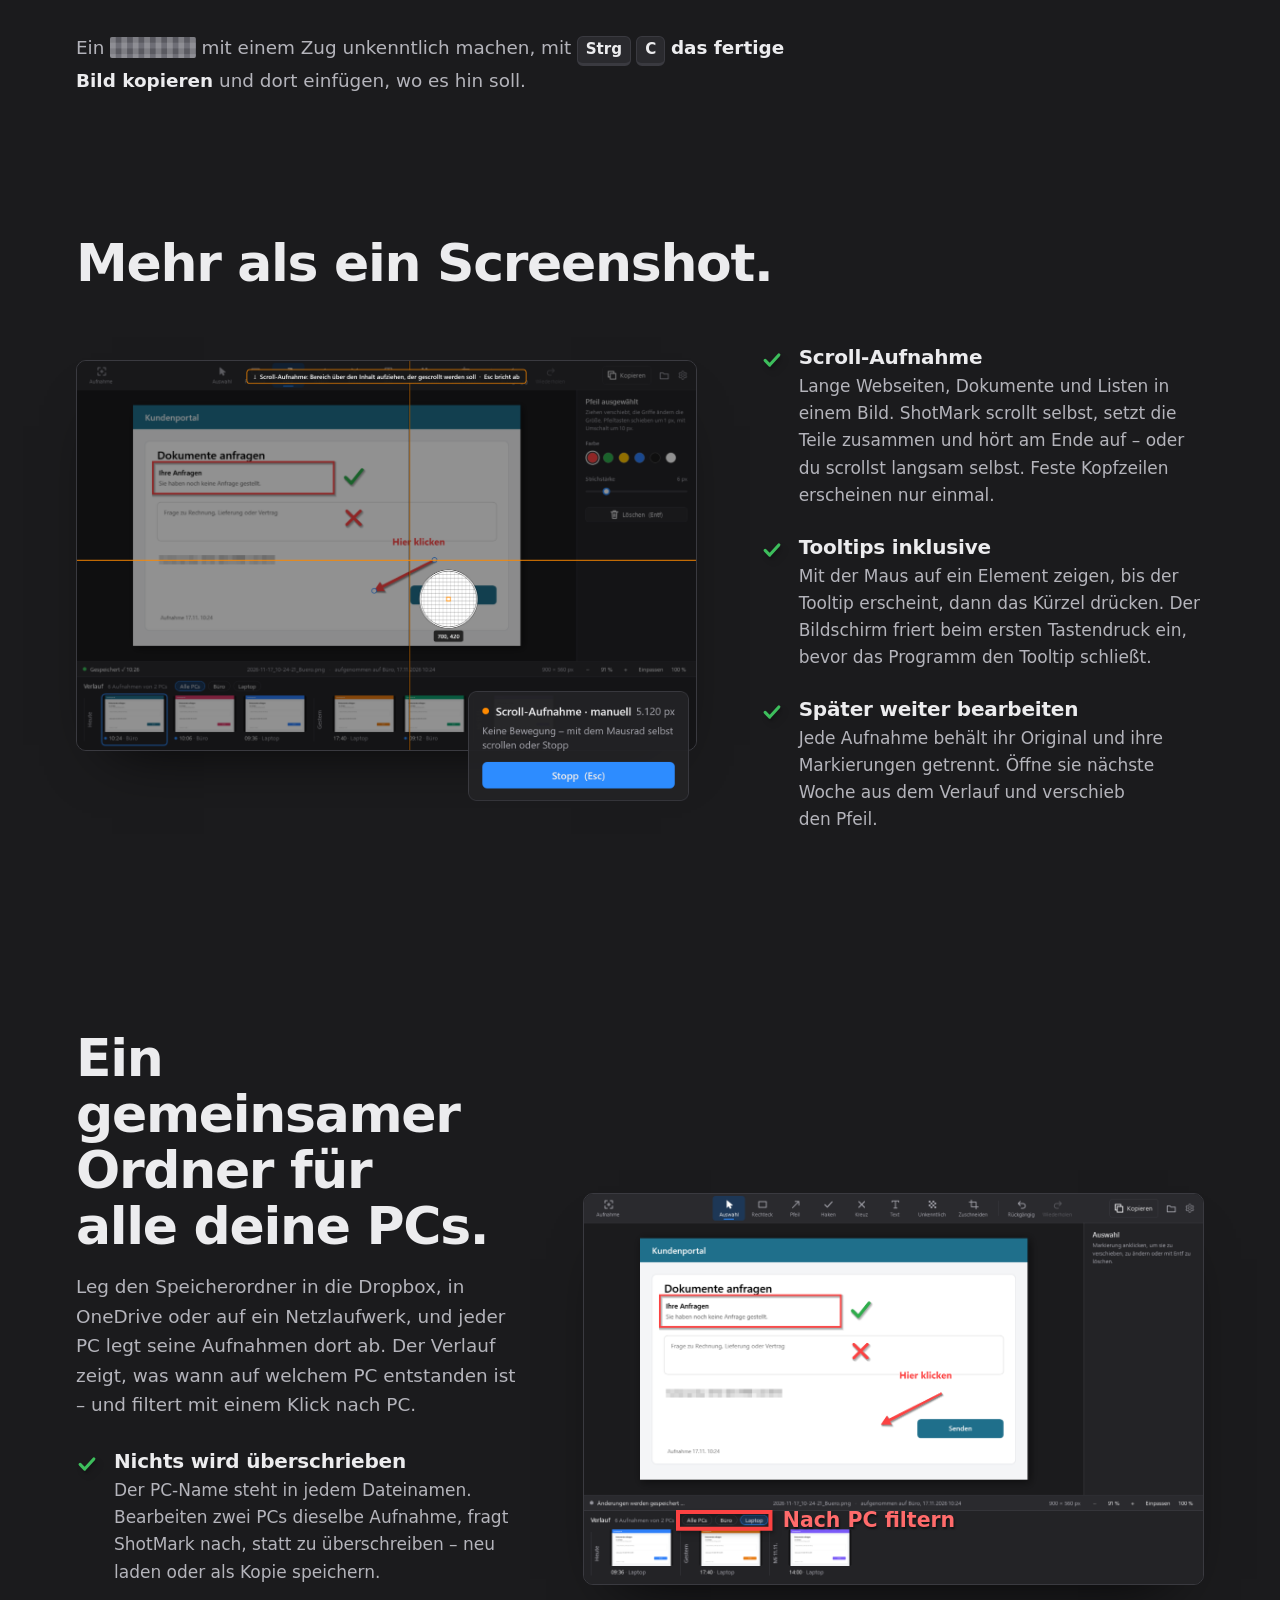
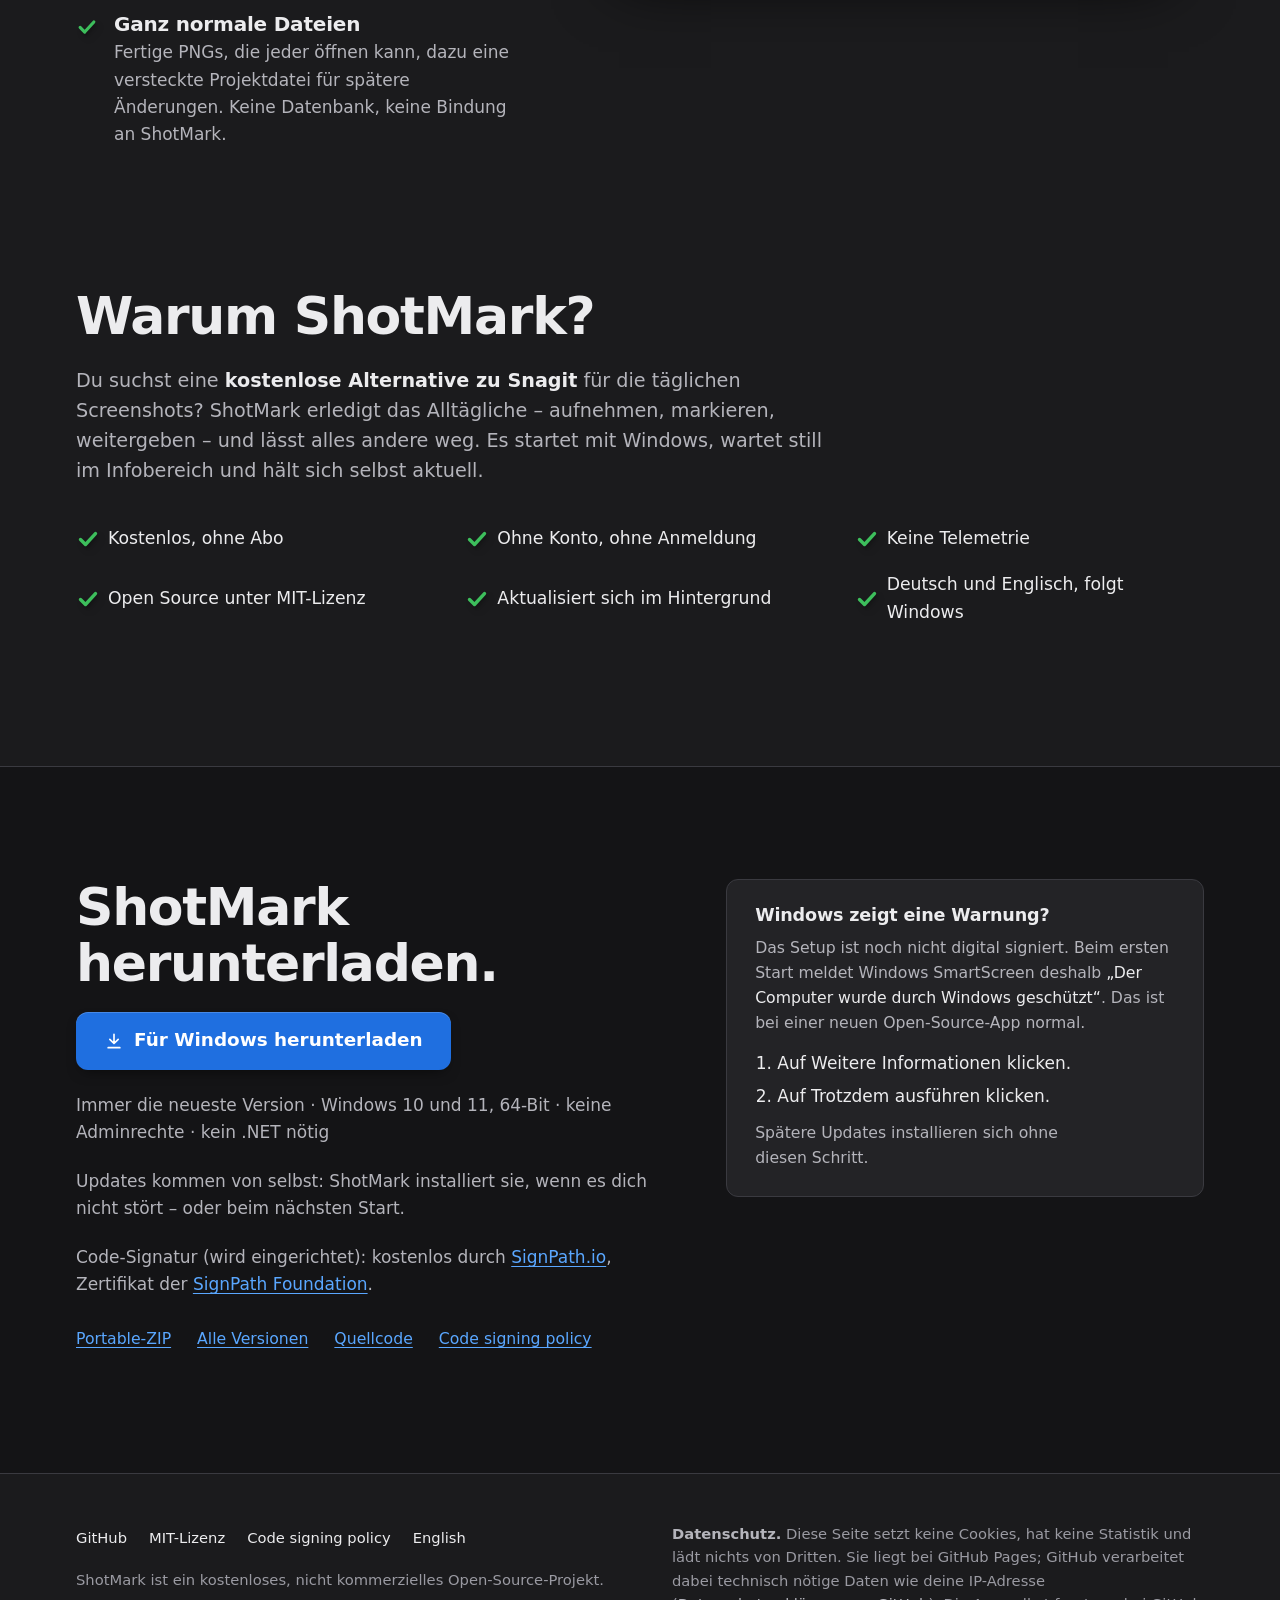
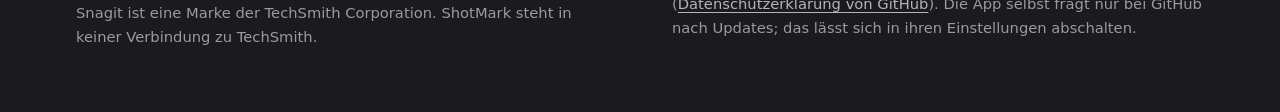
<file: site/de/index.html>
<!doctype html>
<html lang="de">
<head>
  <meta charset="utf-8">
  <meta name="viewport" content="width=device-width, initial-scale=1">
  <title>ShotMark – kostenloses Screenshot- und Markierungswerkzeug für Windows</title>
  <meta name="description" content="Druck-Taste, Bereich aufziehen, markieren – fertig. ShotMark ist ein schnelles, kostenloses und quelloffenes Screenshot-Werkzeug für Windows. Ohne Konto, ohne Abo, aktualisiert sich selbst und arbeitet über mehrere PCs mit gemeinsamem Ordner.">
  <link rel="canonical" href="https://pascalsz.github.io/shotmark/de/">
  <link rel="alternate" hreflang="en" href="https://pascalsz.github.io/shotmark/">
  <link rel="alternate" hreflang="de" href="https://pascalsz.github.io/shotmark/de/">
  <link rel="alternate" hreflang="x-default" href="https://pascalsz.github.io/shotmark/">
  <meta property="og:type" content="website">
  <meta property="og:locale" content="de_DE">
  <meta property="og:title" content="ShotMark – zeig, was zählt">
  <meta property="og:description" content="Schnelles, kostenloses und quelloffenes Screenshot- und Markierungswerkzeug für Windows. Ohne Konto, ohne Abo.">
  <meta property="og:url" content="https://pascalsz.github.io/shotmark/de/">
  <meta property="og:image" content="https://pascalsz.github.io/shotmark/assets/de/og.png">
  <meta property="og:image:width" content="1200">
  <meta property="og:image:height" content="630">
  <meta name="twitter:card" content="summary_large_image">
  <meta name="theme-color" content="#1b1b1d">
  <link rel="icon" href="../favicon.ico" sizes="any">
  <link rel="stylesheet" href="../assets/style.css">
  <script>document.documentElement.classList.add("js");</script>
  <script src="../assets/site.js" defer></script>
</head>
<body>
  <a class="skip" href="#main">Zum Inhalt springen</a>

  <header class="site-header">
    <div class="wrap">
      <a class="brand" href="./" aria-label="ShotMark Startseite">
        <svg viewBox="0 0 32 32" aria-hidden="true"><rect width="32" height="32" rx="8" fill="#fc4242"/><path d="M8 13V8h5M19 8h5v5M24 19v5h-5M13 24H8v-5M16 12.5v7M12.5 16h7" fill="none" stroke="#fff" stroke-width="2.2" stroke-linecap="round" stroke-linejoin="round"/></svg>
        ShotMark
      </a>
      <nav class="site-nav" aria-label="Hauptnavigation">
        <a href="#tools">Funktionen</a>
        <a href="#multi-pc">Mehrere PCs</a>
        <a href="#download">Download</a>
        <a href="https://github.com/pascalsz/shotmark">GitHub</a>
        <a class="lang" href="../" hreflang="en" lang="en">English</a>
      </nav>
    </div>
  </header>

  <main id="main">
    <section class="hero" aria-labelledby="hero-title" data-marks>
      <div class="wrap">
        <div class="hero-text">
          <h1 id="hero-title">Zeig, was <span class="mark-box">zählt<svg viewBox="0 0 100 100" preserveAspectRatio="none" aria-hidden="true"><rect x="0" y="0" width="100" height="100" data-draw/></svg><svg class="mark-arrow" viewBox="0 0 160 80" aria-hidden="true"><path d="M156 14 30 39" data-draw style="--delay: 450ms"/><path class="head" d="M3 44 27 27 32 50Z" style="--delay: 1050ms"/></svg></span>.</h1>
          <p class="lede">Druck-Taste, Bereich aufziehen, markieren. Der Screenshot ist schon gespeichert und in der Zwischenablage.</p>
          <div class="actions">
            <a class="button" href="https://github.com/pascalsz/shotmark/releases/latest/download/ShotMark.App-win-Setup.exe">
              <svg viewBox="0 0 24 24" aria-hidden="true" fill="none" stroke="currentColor" stroke-width="2" stroke-linecap="round" stroke-linejoin="round"><path d="M12 4v11M7 10l5 5 5-5M5 20h14"/></svg>
              Für Windows herunterladen
            </a>
            <a class="text-link" href="https://github.com/pascalsz/shotmark">Quellcode auf GitHub
              <svg viewBox="0 0 24 24" aria-hidden="true" fill="none" stroke="currentColor" stroke-width="2" stroke-linecap="round" stroke-linejoin="round"><path d="M5 12h14M13 6l6 6-6 6"/></svg>
            </a>
          </div>
          <ul class="facts">
            <li><svg class="mark-check" viewBox="0 0 24 24" aria-hidden="true"><path d="M4.5 12.5 9.5 17.5 19.5 6.5" data-draw style="--delay: 600ms"/></svg>Ohne Konto</li>
            <li><svg class="mark-check" viewBox="0 0 24 24" aria-hidden="true"><path d="M4.5 12.5 9.5 17.5 19.5 6.5" data-draw style="--delay: 700ms"/></svg>Ohne Abo</li>
            <li><svg class="mark-check" viewBox="0 0 24 24" aria-hidden="true"><path d="M4.5 12.5 9.5 17.5 19.5 6.5" data-draw style="--delay: 800ms"/></svg>Open Source (MIT)</li>
          </ul>
        </div>

        <figure class="window" style="margin-inline: 0">
          <div class="window-bar" aria-hidden="true">
            <svg viewBox="0 0 32 32"><rect width="32" height="32" rx="8" fill="#fc4242"/><path d="M8 13V8h5M19 8h5v5M24 19v5h-5M13 24H8v-5" fill="none" stroke="#fff" stroke-width="2.6" stroke-linecap="round"/></svg>
            ShotMark
            <span class="controls"><svg viewBox="0 0 12 12"><path d="M1 6h10"/></svg><svg viewBox="0 0 12 12"><path d="M1.5 1.5h9v9h-9z"/></svg><svg viewBox="0 0 12 12"><path d="M1.5 1.5l9 9M10.5 1.5l-9 9"/></svg></span>
          </div>
          <div class="shot">
            <img src="../assets/de/hero.png" width="1304" height="821" alt="Der ShotMark-Editor mit einer aufgenommenen Webseite, markiert mit rotem Rahmen, Haken, Kreuz, Pfeil, dem Text „Hier klicken“ und einer verpixelten Kontonummer. Darunter zeigt der Verlauf Aufnahmen der PCs „Büro“ und „Laptop“.">
            <div class="shot-mark label-right" style="--x: 0.6%; --y: 80.4%; --w: 77.2%; --h: 18.6%"><svg viewBox="0 0 100 100" preserveAspectRatio="none" aria-hidden="true"><rect x="0" y="0" width="100" height="100" data-draw style="--delay: 1200ms"/></svg><span>Jeder PC, ein Verlauf</span></div>
          </div>
        </figure>
      </div>
    </section>

    <section class="section" id="capture" aria-labelledby="capture-title" data-marks>
      <div class="wrap">
        <div class="section-head">
          <h2 id="capture-title">Aufnehmen, markieren, fertig.</h2>
          <p>Es gibt keinen Dialog, keine Speichern-Abfrage und keinen Upload. ShotMark wartet im Infobereich der Taskleiste und ist da, sobald du die Taste drückst.</p>
        </div>
        <div class="split">
          <div>
            <ol class="steps">
              <li><h3><kbd>Druck</kbd>-Taste drücken</h3><p>Der Bildschirm friert sofort ein – auch Tooltips und offene Menüs bleiben im Bild. Jedes andere Kürzel geht auch.</p></li>
              <li><h3>Bereich aufziehen</h3><p>Lupe und Pixelmaß helfen dir, genau die Kante zu treffen, über alle Monitore hinweg.</p></li>
              <li><h3>Markieren</h3><p>Rahmen, Pfeil, Haken, Text – der Editor öffnet sich mit der Aufnahme, bereit zum Markieren.</p></li>
            </ol>
            <p class="saved"><svg class="mark-check" viewBox="0 0 24 24" aria-hidden="true"><path d="M4.5 12.5 9.5 17.5 19.5 6.5" data-draw/></svg>Gespeichert und in der Zwischenablage, bevor du überhaupt markierst.</p>
          </div>
          <div class="shot">
            <img src="../assets/de/capture.png" width="1304" height="821" loading="lazy" alt="Bereich auswählen auf dem eingefrorenen Bildschirm: Die Auswahl ist hell, der Rest abgedunkelt, eine Anzeige zeigt 631 × 421 Pixel, neben dem Mauszeiger sitzt eine runde Lupe.">
          </div>
        </div>
      </div>
    </section>

    <section class="section" id="tools" aria-labelledby="tools-title" data-marks>
      <div class="wrap">
        <div class="section-head">
          <h2 id="tools-title">Sieben Werkzeuge, jedes auf seiner eigenen Taste.</h2>
          <p>Alles, was du brauchst, um auf etwas zu zeigen – nichts, was du erst lernen musst. Jedes Werkzeug hat seine eigene Taste, und Rückgängig reicht weit zurück.</p>
        </div>
        <ul class="tools">
          <li><svg class="icon" viewBox="0 0 24 24" aria-hidden="true"><path d="M4 6h16v12H4z"/></svg><h3>Rechteck</h3><kbd>R</kbd><p>Ein roter Rahmen um das, worauf es ankommt. Mit Umschalt wird es ein Quadrat.</p></li>
          <li><svg class="icon" viewBox="0 0 24 24" aria-hidden="true"><path d="M5 19 18.5 5.5M10.5 5.5h8v8"/></svg><h3>Pfeil</h3><kbd>A</kbd><p>Vom Anfang zur Spitze ziehen. Umschalt rastet in 45°-Schritten ein.</p></li>
          <li><svg class="icon" viewBox="0 0 24 24" aria-hidden="true"><path d="M4.5 12.5 9.5 17.5 19.5 6.5"/></svg><h3>Haken</h3><kbd>H</kbd><p>Ein grüner Haken für „so ist es richtig“. Klicken setzt ihn, Ziehen bestimmt die Größe.</p></li>
          <li><svg class="icon" viewBox="0 0 24 24" aria-hidden="true"><path d="M6 6 18 18M18 6 6 18"/></svg><h3>Kreuz</h3><kbd>X</kbd><p>Ein rotes Kreuz für „so bitte nicht“.</p></li>
          <li><svg class="icon" viewBox="0 0 24 24" aria-hidden="true"><path d="M5 7V4.5h14V7M12 4.5v15M8.5 19.5h7"/></svg><h3>Text</h3><kbd>T</kbd><p>Klicken und schreiben, mit einer Kontur, die auf jedem Hintergrund lesbar bleibt.</p></li>
          <li><svg class="icon filled" viewBox="0 0 24 24" aria-hidden="true"><path d="M4 4h4v4H4zM12 4h4v4h-4zM8 8h4v4H8zM16 8h4v4h-4zM4 12h4v4H4zM12 12h4v4h-4zM8 16h4v4H8zM16 16h4v4h-4z"/></svg><h3>Unkenntlich</h3><kbd>U</kbd><p>Passwörter, Namen und Kontonummern verpixeln.</p></li>
          <li><svg class="icon" viewBox="0 0 24 24" aria-hidden="true"><path d="M7 2.5V17h14.5M2.5 7H17v14.5"/></svg><h3>Zuschneiden</h3><kbd>C</kbd><p>Später zuschneiden, ohne etwas zu verlieren – das Original bleibt erhalten, der Zuschnitt lässt sich wieder entfernen.</p></li>
        </ul>
        <p class="demo-line">Ein <span class="mark-blur">Passwort</span> mit einem Zug unkenntlich machen, mit <kbd>Strg</kbd> <kbd>C</kbd> <strong>das fertige Bild kopieren</strong> und dort einfügen, wo es hin soll.</p>
      </div>
    </section>

    <section class="section" id="more" aria-labelledby="more-title" data-marks>
      <div class="wrap">
        <div class="section-head">
          <h2 id="more-title">Mehr als ein Screenshot.</h2>
        </div>
        <div class="split flip">
          <div>
            <ul class="feature-list">
              <li><svg class="mark-check" viewBox="0 0 24 24" aria-hidden="true"><path d="M4.5 12.5 9.5 17.5 19.5 6.5" data-draw/></svg><h3>Scroll-Aufnahme</h3><p>Lange Webseiten, Dokumente und Listen in einem Bild. ShotMark scrollt selbst, setzt die Teile zusammen und hört am Ende auf – oder du scrollst langsam selbst. Feste Kopfzeilen erscheinen nur einmal.</p></li>
              <li><svg class="mark-check" viewBox="0 0 24 24" aria-hidden="true"><path d="M4.5 12.5 9.5 17.5 19.5 6.5" data-draw style="--delay: 150ms"/></svg><h3>Tooltips inklusive</h3><p>Mit der Maus auf ein Element zeigen, bis der Tooltip erscheint, dann das Kürzel drücken. Der Bildschirm friert beim ersten Tastendruck ein, bevor das Programm den Tooltip schließt.</p></li>
              <li><svg class="mark-check" viewBox="0 0 24 24" aria-hidden="true"><path d="M4.5 12.5 9.5 17.5 19.5 6.5" data-draw style="--delay: 300ms"/></svg><h3>Später weiter bearbeiten</h3><p>Jede Aufnahme behält ihr Original und ihre Markierungen getrennt. Öffne sie nächste Woche aus dem Verlauf und verschieb den Pfeil.</p></li>
            </ul>
          </div>
          <div class="stack">
            <img src="../assets/de/scroll.png" width="1304" height="821" loading="lazy" alt="Start einer Scroll-Aufnahme: Ein orangefarbener Rahmen wird über den Inhalt der Seite gezogen, der gescrollt werden soll.">
            <img class="over" src="../assets/de/scroll-panel.png" width="312" height="180" loading="lazy" alt="Das Panel der Scroll-Aufnahme: „Scroll-Aufnahme · manuell“, bisher 5.120 px, mit Stopp-Knopf.">
          </div>
        </div>
      </div>
    </section>

    <section class="section" id="multi-pc" aria-labelledby="multi-title" data-marks>
      <div class="wrap">
        <div class="split">
          <div>
            <h2 id="multi-title">Ein gemeinsamer Ordner für alle deine PCs.</h2>
            <div class="section-head"><p>Leg den Speicherordner in die Dropbox, in OneDrive oder auf ein Netzlaufwerk, und jeder PC legt seine Aufnahmen dort ab. Der Verlauf zeigt, was wann auf welchem PC entstanden ist – und filtert mit einem Klick nach PC.</p></div>
            <ul class="feature-list" style="margin-top: 32px">
              <li><svg class="mark-check" viewBox="0 0 24 24" aria-hidden="true"><path d="M4.5 12.5 9.5 17.5 19.5 6.5" data-draw/></svg><h3>Nichts wird überschrieben</h3><p>Der PC-Name steht in jedem Dateinamen. Bearbeiten zwei PCs dieselbe Aufnahme, fragt ShotMark nach, statt zu überschreiben – neu laden oder als Kopie speichern.</p></li>
              <li><svg class="mark-check" viewBox="0 0 24 24" aria-hidden="true"><path d="M4.5 12.5 9.5 17.5 19.5 6.5" data-draw style="--delay: 150ms"/></svg><h3>Ganz normale Dateien</h3><p>Fertige PNGs, die jeder öffnen kann, dazu eine versteckte Projektdatei für spätere Änderungen. Keine Datenbank, keine Bindung an ShotMark.</p></li>
            </ul>
          </div>
          <div class="shot">
            <img src="../assets/de/history.png" width="1304" height="821" loading="lazy" alt="Der ShotMark-Editor mit dem Verlauf, gefiltert auf den PC „Laptop“: Nur dessen Aufnahmen stehen in der Liste, mit Tagesüberschriften und Uhrzeiten.">
            <div class="shot-mark label-side" style="--x: 15.3%; --y: 81.4%; --w: 14.9%; --h: 4.3%"><svg viewBox="0 0 100 100" preserveAspectRatio="none" aria-hidden="true"><rect x="0" y="0" width="100" height="100" data-draw style="--delay: 300ms"/></svg><span>Nach PC filtern</span></div>
          </div>
        </div>
      </div>
    </section>

    <section class="section" id="why" aria-labelledby="why-title" data-marks>
      <div class="wrap">
        <h2 id="why-title">Warum ShotMark?</h2>
        <p class="why-text">Du suchst eine <strong>kostenlose Alternative zu Snagit</strong> für die täglichen Screenshots? ShotMark erledigt das Alltägliche – aufnehmen, markieren, weitergeben – und lässt alles andere weg. Es startet mit Windows, wartet still im Infobereich und hält sich selbst aktuell.</p>
        <ul class="facts big">
          <li><svg class="mark-check" viewBox="0 0 24 24" aria-hidden="true"><path d="M4.5 12.5 9.5 17.5 19.5 6.5" data-draw/></svg>Kostenlos, ohne Abo</li>
          <li><svg class="mark-check" viewBox="0 0 24 24" aria-hidden="true"><path d="M4.5 12.5 9.5 17.5 19.5 6.5" data-draw style="--delay: 100ms"/></svg>Ohne Konto, ohne Anmeldung</li>
          <li><svg class="mark-check" viewBox="0 0 24 24" aria-hidden="true"><path d="M4.5 12.5 9.5 17.5 19.5 6.5" data-draw style="--delay: 200ms"/></svg>Keine Telemetrie</li>
          <li><svg class="mark-check" viewBox="0 0 24 24" aria-hidden="true"><path d="M4.5 12.5 9.5 17.5 19.5 6.5" data-draw style="--delay: 300ms"/></svg>Open Source unter MIT-Lizenz</li>
          <li><svg class="mark-check" viewBox="0 0 24 24" aria-hidden="true"><path d="M4.5 12.5 9.5 17.5 19.5 6.5" data-draw style="--delay: 400ms"/></svg>Aktualisiert sich im Hintergrund</li>
          <li><svg class="mark-check" viewBox="0 0 24 24" aria-hidden="true"><path d="M4.5 12.5 9.5 17.5 19.5 6.5" data-draw style="--delay: 500ms"/></svg>Deutsch und Englisch, folgt Windows</li>
        </ul>
      </div>
    </section>

    <section class="download" id="download" aria-labelledby="download-title">
      <div class="wrap">
        <div>
          <h2 id="download-title">ShotMark herunterladen.</h2>
          <a class="button big" href="https://github.com/pascalsz/shotmark/releases/latest/download/ShotMark.App-win-Setup.exe">
            <svg viewBox="0 0 24 24" aria-hidden="true" fill="none" stroke="currentColor" stroke-width="2" stroke-linecap="round" stroke-linejoin="round"><path d="M12 4v11M7 10l5 5 5-5M5 20h14"/></svg>
            Für Windows herunterladen
          </a>
          <p class="requirements">Immer die neueste Version · Windows 10 und 11, 64-Bit · keine Adminrechte · kein .NET nötig</p>
          <p class="requirements">Updates kommen von selbst: ShotMark installiert sie, wenn es dich nicht stört – oder beim nächsten Start.</p>
          <p class="requirements">Code-Signatur (wird eingerichtet): kostenlos durch <a href="https://about.signpath.io/">SignPath.io</a>, Zertifikat der <a href="https://signpath.org/">SignPath Foundation</a>.</p>
          <div class="more-links">
            <a href="https://github.com/pascalsz/shotmark/releases/latest/download/ShotMark.App-win-Portable.zip">Portable-ZIP</a>
            <a href="https://github.com/pascalsz/shotmark/releases">Alle Versionen</a>
            <a href="https://github.com/pascalsz/shotmark">Quellcode</a>
            <a href="code-signing/">Code signing policy</a>
          </div>
        </div>
        <aside class="smartscreen" aria-labelledby="smartscreen-title">
          <h3 id="smartscreen-title">Windows zeigt eine Warnung?</h3>
          <p>Das Setup ist noch nicht digital signiert. Beim ersten Start meldet Windows SmartScreen deshalb <span class="quote">„Der Computer wurde durch Windows geschützt“</span>. Das ist bei einer neuen Open-Source-App normal.</p>
          <ol>
            <li>Auf <span class="quote">Weitere Informationen</span> klicken.</li>
            <li>Auf <span class="quote">Trotzdem ausführen</span> klicken.</li>
          </ol>
          <p>Spätere Updates installieren sich ohne diesen Schritt.</p>
        </aside>
      </div>
    </section>
  </main>

  <footer class="site-footer">
    <div class="wrap">
      <div>
        <div class="footer-links">
          <a href="https://github.com/pascalsz/shotmark">GitHub</a>
          <a href="https://github.com/pascalsz/shotmark/blob/main/LICENSE">MIT-Lizenz</a>
          <a href="code-signing/">Code signing policy</a>
          <a href="../" hreflang="en" lang="en">English</a>
        </div>
        <p>ShotMark ist ein kostenloses, nicht kommerzielles Open-Source-Projekt.</p>
        <p>Snagit ist eine Marke der TechSmith Corporation. ShotMark steht in keiner Verbindung zu TechSmith.</p>
      </div>
      <div id="privacy">
        <p><strong style="color: var(--dim)">Datenschutz.</strong> Diese Seite setzt keine Cookies, hat keine Statistik und lädt nichts von Dritten. Sie liegt bei GitHub Pages; GitHub verarbeitet dabei technisch nötige Daten wie deine IP-Adresse (<a href="https://docs.github.com/de/site-policy/privacy-policies/github-general-privacy-statement">Datenschutzerklärung von GitHub</a>). Die App selbst fragt nur bei GitHub nach Updates; das lässt sich in ihren Einstellungen abschalten.</p>
      </div>
    </div>
  </footer>
</body>
</html>
</file>
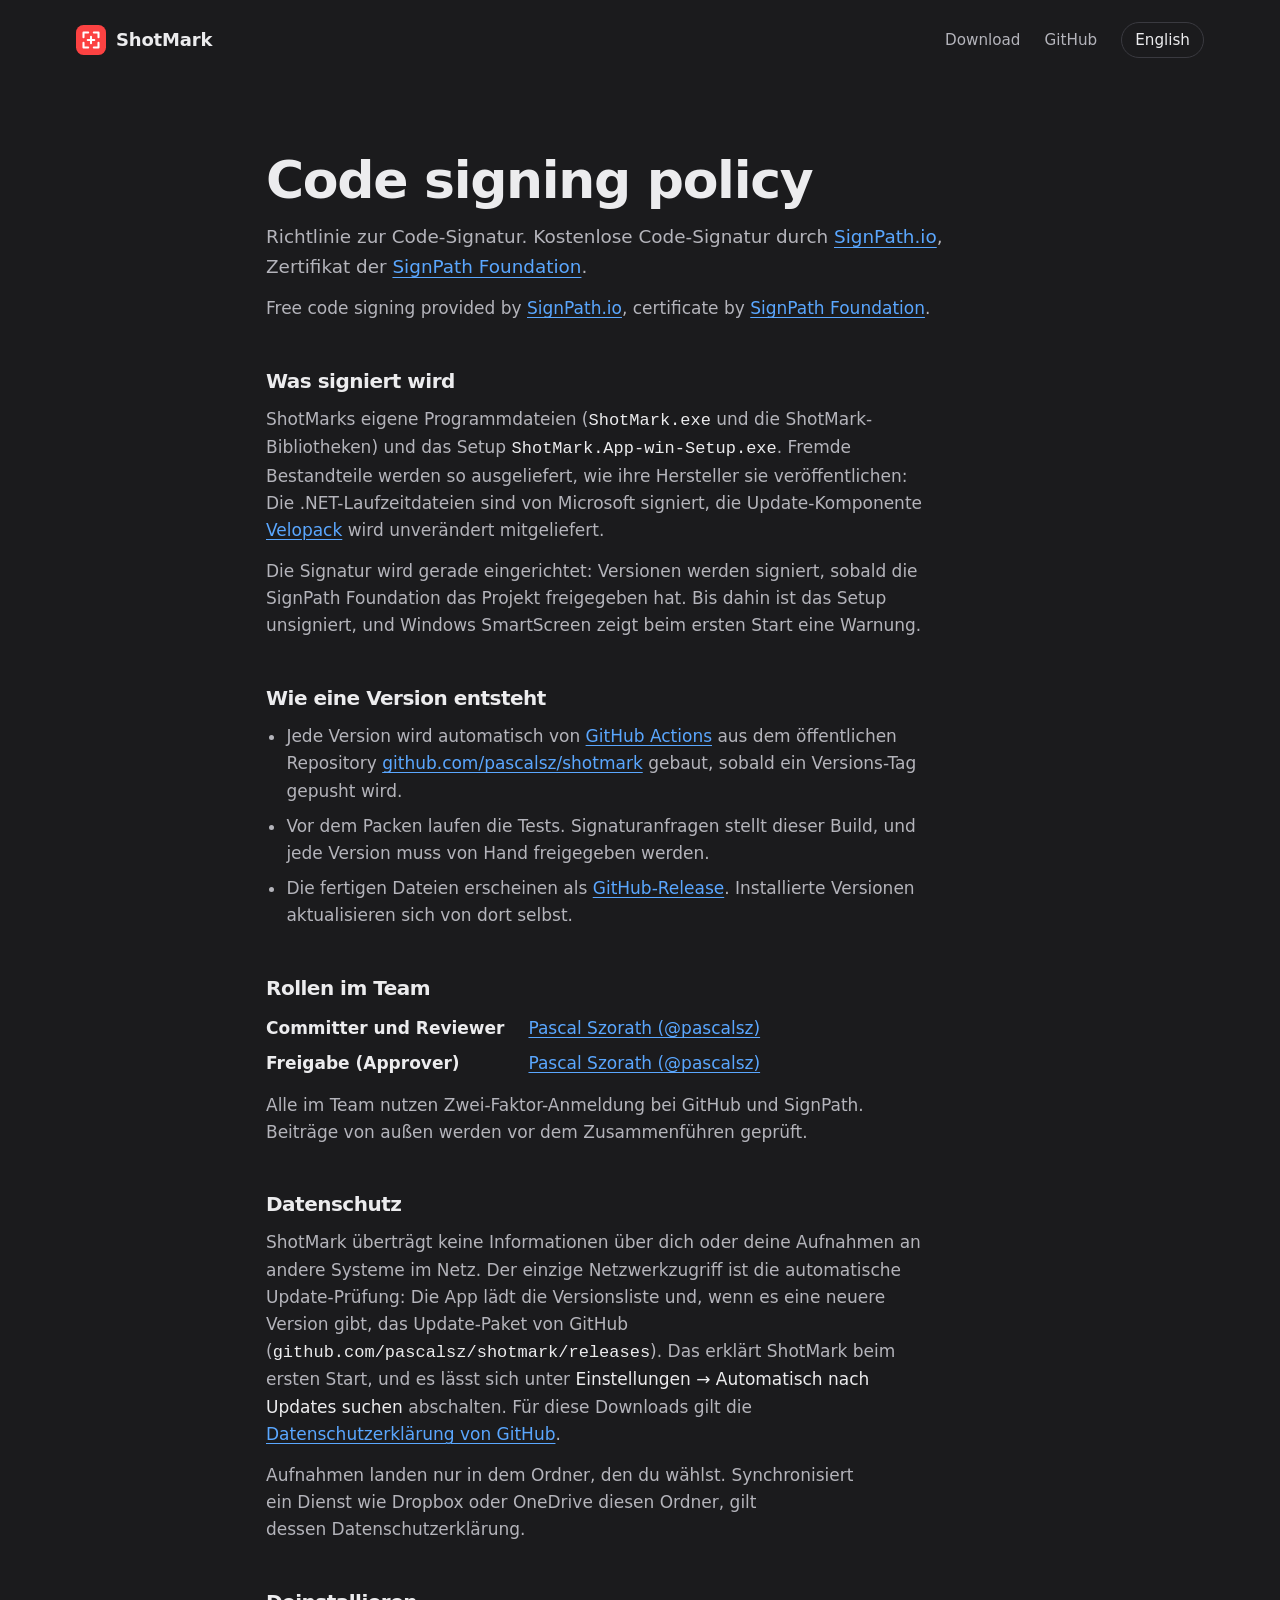
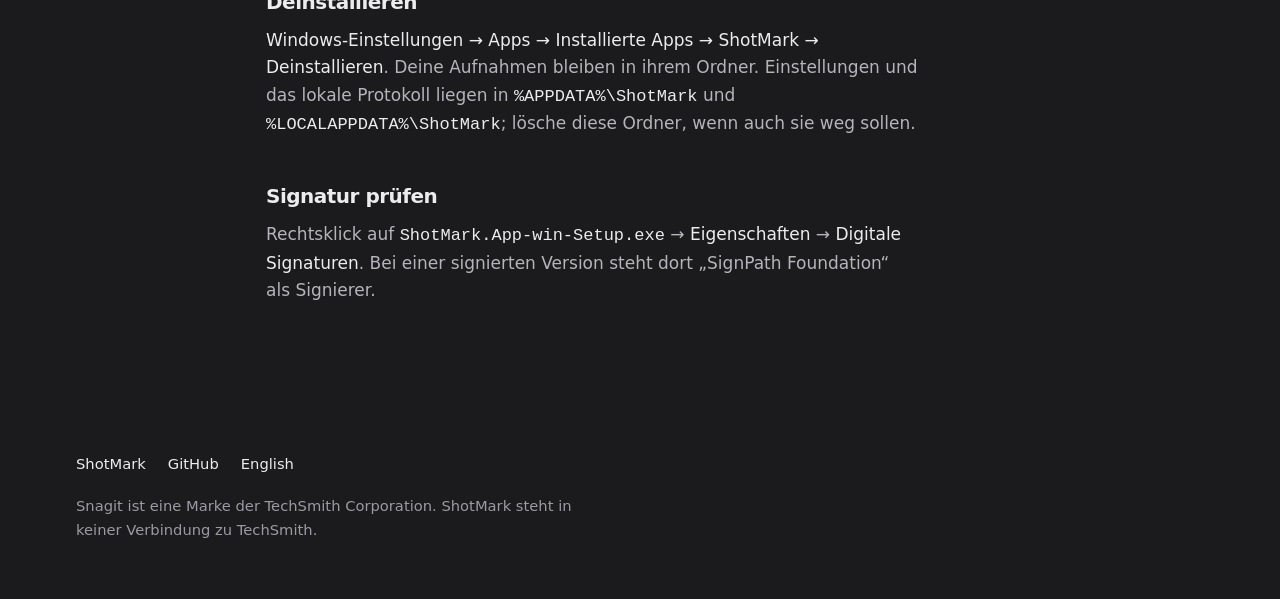
<file: site/de/code-signing/index.html>
<!doctype html>
<html lang="de">
<head>
  <meta charset="utf-8">
  <meta name="viewport" content="width=device-width, initial-scale=1">
  <title>Code signing policy – ShotMark</title>
  <meta name="description" content="Wie ShotMark-Versionen gebaut und digital signiert werden, wer sie freigibt und was die App über das Netz sendet.">
  <link rel="canonical" href="https://pascalsz.github.io/shotmark/de/code-signing/">
  <link rel="alternate" hreflang="en" href="https://pascalsz.github.io/shotmark/code-signing/">
  <link rel="alternate" hreflang="de" href="https://pascalsz.github.io/shotmark/de/code-signing/">
  <link rel="alternate" hreflang="x-default" href="https://pascalsz.github.io/shotmark/code-signing/">
  <meta name="theme-color" content="#1b1b1d">
  <link rel="icon" href="../../favicon.ico" sizes="any">
  <link rel="stylesheet" href="../../assets/style.css">
</head>
<body>
  <a class="skip" href="#main">Zum Inhalt springen</a>

  <header class="site-header">
    <div class="wrap">
      <a class="brand" href="../" aria-label="ShotMark Startseite">
        <svg viewBox="0 0 32 32" aria-hidden="true"><rect width="32" height="32" rx="8" fill="#fc4242"/><path d="M8 13V8h5M19 8h5v5M24 19v5h-5M13 24H8v-5M16 12.5v7M12.5 16h7" fill="none" stroke="#fff" stroke-width="2.2" stroke-linecap="round" stroke-linejoin="round"/></svg>
        ShotMark
      </a>
      <nav class="site-nav" aria-label="Hauptnavigation">
        <a href="../#download">Download</a>
        <a href="https://github.com/pascalsz/shotmark">GitHub</a>
        <a class="lang" href="../../code-signing/" hreflang="en" lang="en">English</a>
      </nav>
    </div>
  </header>

  <main id="main" class="policy">
    <div class="wrap">
      <h1>Code signing policy</h1>
      <p class="policy-lede">Richtlinie zur Code-Signatur. Kostenlose Code-Signatur durch <a href="https://about.signpath.io/">SignPath.io</a>, Zertifikat der <a href="https://signpath.org/">SignPath Foundation</a>.</p>
      <p lang="en">Free code signing provided by <a href="https://about.signpath.io/">SignPath.io</a>, certificate by <a href="https://signpath.org/">SignPath Foundation</a>.</p>

      <section aria-labelledby="what">
        <h2 id="what">Was signiert wird</h2>
        <p>ShotMarks eigene Programmdateien (<code>ShotMark.exe</code> und die ShotMark-Bibliotheken) und das Setup <code>ShotMark.App-win-Setup.exe</code>. Fremde Bestandteile werden so ausgeliefert, wie ihre Hersteller sie veröffentlichen: Die .NET-Laufzeitdateien sind von Microsoft signiert, die Update-Komponente <a href="https://github.com/velopack/velopack">Velopack</a> wird unverändert mitgeliefert.</p>
        <p>Die Signatur wird gerade eingerichtet: Versionen werden signiert, sobald die SignPath Foundation das Projekt freigegeben hat. Bis dahin ist das Setup unsigniert, und Windows SmartScreen zeigt beim ersten Start eine Warnung.</p>
      </section>

      <section aria-labelledby="how">
        <h2 id="how">Wie eine Version entsteht</h2>
        <ul>
          <li>Jede Version wird automatisch von <a href="https://github.com/pascalsz/shotmark/blob/main/.github/workflows/release.yml">GitHub Actions</a> aus dem öffentlichen Repository <a href="https://github.com/pascalsz/shotmark">github.com/pascalsz/shotmark</a> gebaut, sobald ein Versions-Tag gepusht wird.</li>
          <li>Vor dem Packen laufen die Tests. Signaturanfragen stellt dieser Build, und jede Version muss von Hand freigegeben werden.</li>
          <li>Die fertigen Dateien erscheinen als <a href="https://github.com/pascalsz/shotmark/releases">GitHub-Release</a>. Installierte Versionen aktualisieren sich von dort selbst.</li>
        </ul>
      </section>

      <section aria-labelledby="team">
        <h2 id="team">Rollen im Team</h2>
        <dl class="roles">
          <dt>Committer und Reviewer</dt><dd><a href="https://github.com/pascalsz">Pascal Szorath (@pascalsz)</a></dd>
          <dt>Freigabe (Approver)</dt><dd><a href="https://github.com/pascalsz">Pascal Szorath (@pascalsz)</a></dd>
        </dl>
        <p>Alle im Team nutzen Zwei-Faktor-Anmeldung bei GitHub und SignPath. Beiträge von außen werden vor dem Zusammenführen geprüft.</p>
      </section>

      <section aria-labelledby="privacy">
        <h2 id="privacy">Datenschutz</h2>
        <p>ShotMark überträgt keine Informationen über dich oder deine Aufnahmen an andere Systeme im Netz. Der einzige Netzwerkzugriff ist die automatische Update-Prüfung: Die App lädt die Versionsliste und, wenn es eine neuere Version gibt, das Update-Paket von GitHub (<code>github.com/pascalsz/shotmark/releases</code>). Das erklärt ShotMark beim ersten Start, und es lässt sich unter <em>Einstellungen → Automatisch nach Updates suchen</em> abschalten. Für diese Downloads gilt die <a href="https://docs.github.com/de/site-policy/privacy-policies/github-general-privacy-statement">Datenschutzerklärung von GitHub</a>.</p>
        <p>Aufnahmen landen nur in dem Ordner, den du wählst. Synchronisiert ein Dienst wie Dropbox oder OneDrive diesen Ordner, gilt dessen Datenschutzerklärung.</p>
      </section>

      <section aria-labelledby="uninstall">
        <h2 id="uninstall">Deinstallieren</h2>
        <p><em>Windows-Einstellungen → Apps → Installierte Apps → ShotMark → Deinstallieren</em>. Deine Aufnahmen bleiben in ihrem Ordner. Einstellungen und das lokale Protokoll liegen in <code>%APPDATA%\ShotMark</code> und <code>%LOCALAPPDATA%\ShotMark</code>; lösche diese Ordner, wenn auch sie weg sollen.</p>
      </section>

      <section aria-labelledby="verify">
        <h2 id="verify">Signatur prüfen</h2>
        <p>Rechtsklick auf <code>ShotMark.App-win-Setup.exe</code> → <em>Eigenschaften</em> → <em>Digitale Signaturen</em>. Bei einer signierten Version steht dort „SignPath Foundation“ als Signierer.</p>
      </section>
    </div>
  </main>

  <footer class="site-footer">
    <div class="wrap">
      <div>
        <div class="footer-links">
          <a href="../">ShotMark</a>
          <a href="https://github.com/pascalsz/shotmark">GitHub</a>
          <a href="../../code-signing/" hreflang="en" lang="en">English</a>
        </div>
        <p>Snagit ist eine Marke der TechSmith Corporation. ShotMark steht in keiner Verbindung zu TechSmith.</p>
      </div>
    </div>
  </footer>
</body>
</html>
</file>
<file: site/assets/style.css>
/* ShotMark project site – the page is marked up the way ShotMark marks up a capture. */

:root {
  --ground: #1b1b1d;
  --ground-deep: #141416;
  --panel: #232326;
  --raise: #2a2a2e;
  --line: #3a3a40;
  --text: #ececee;
  --dim: #b4b4bb;
  --faint: #9a9aa2;
  --mark: #fc4242;
  --mark-text: #ff6b6b;
  --ok: #3dbe5c;
  --link: #5aa7ff;
  --button: #1f6fe0;
  --button-hover: #1a5fc4;
  --gutter: clamp(20px, 5vw, 56px);
  --measure: 62ch;
  --display: "Segoe UI Variable Display", "Segoe UI", system-ui, -apple-system, "Helvetica Neue", sans-serif;
  --body: "Segoe UI Variable Text", "Segoe UI", system-ui, -apple-system, "Helvetica Neue", sans-serif;
  --mark-shadow: drop-shadow(1px 2px 1px rgb(0 0 0 / 0.16)) drop-shadow(2px 3px 2px rgb(0 0 0 / 0.12)) drop-shadow(3px 4px 3px rgb(0 0 0 / 0.08));
  color-scheme: dark;
}

*,
*::before,
*::after { box-sizing: border-box; }

html {
  background: var(--ground);
  scroll-behavior: smooth;
  scroll-padding-top: 24px;
  -webkit-text-size-adjust: 100%;
  scrollbar-color: var(--line) var(--ground-deep);
}

body {
  margin: 0;
  color: var(--text);
  font: 400 1.0625rem/1.6 var(--body);
  -webkit-font-smoothing: antialiased;
  overflow-x: clip;
}

::selection { background: rgb(252 66 66 / 0.35); color: #fff; }

img, svg { display: block; max-width: 100%; }
img { height: auto; }

a { color: var(--link); text-underline-offset: 0.2em; text-decoration-thickness: 1px; }
a:not(.button):not(.skip):hover { color: #8cc2ff; }

:focus-visible {
  outline: 2px solid var(--link);
  outline-offset: 3px;
  border-radius: 4px;
}

h1, h2, h3 {
  font-family: var(--display);
  line-height: 1.08;
  letter-spacing: -0.025em;
  text-wrap: balance;
  margin: 0;
}

h2 { font-size: clamp(2rem, 4.2vw, 3.25rem); font-weight: 700; }
h3 { font-size: 1.25rem; font-weight: 650; letter-spacing: -0.01em; }

p { margin: 0; text-wrap: pretty; }

kbd {
  display: inline-block;
  min-width: 1.9em;
  padding: 0.12em 0.5em 0.18em;
  border: 1px solid var(--line);
  border-bottom-width: 3px;
  border-radius: 6px;
  background: var(--raise);
  color: var(--text);
  font: 600 0.82em/1.4 var(--body);
  text-align: center;
  white-space: nowrap;
}

.skip {
  position: absolute;
  left: var(--gutter);
  top: -60px;
  padding: 10px 14px;
  background: var(--button);
  color: #fff;
  border-radius: 8px;
  z-index: 10;
}
.skip:focus { top: 12px; }
.skip:hover { color: #fff; }

.wrap {
  width: 100%;
  max-width: 1240px;
  margin-inline: auto;
  padding-inline: var(--gutter);
}

/* ---------- header ---------- */

.site-header { padding-block: 22px; }
.site-header .wrap { display: flex; align-items: center; gap: 28px; }

.brand {
  display: inline-flex;
  align-items: center;
  gap: 10px;
  color: var(--text);
  font: 700 1.125rem/1 var(--display);
  letter-spacing: -0.01em;
  text-decoration: none;
  margin-right: auto;
}
.brand:hover { color: var(--text); }
.brand svg { width: 30px; height: 30px; }

.site-nav { display: flex; align-items: center; gap: 24px; }
.site-nav a {
  color: var(--dim);
  font-size: 0.95rem;
  text-decoration: none;
  padding-block: 6px;
}
.site-nav a:hover { color: var(--text); }
.site-nav .lang {
  color: var(--text);
  border: 1px solid var(--line);
  border-radius: 999px;
  padding: 5px 13px;
}
.site-nav .lang:hover { border-color: var(--faint); }

/* ---------- buttons ---------- */

.actions { display: flex; flex-wrap: wrap; align-items: center; gap: 12px 18px; }

.button {
  display: inline-flex;
  align-items: center;
  gap: 10px;
  min-height: 48px;
  padding: 12px 22px;
  border-radius: 10px;
  background: var(--button);
  color: #fff;
  font: 600 1.0625rem/1.2 var(--body);
  text-decoration: none;
  box-shadow: 0 1px 0 rgb(255 255 255 / 0.18) inset, 0 6px 14px -6px rgb(0 0 0 / 0.6);
  transition: background-color 160ms ease-out, transform 160ms ease-out;
}
.button:hover { background: var(--button-hover); color: #fff; }
.button:active { transform: translateY(1px); }
.button svg { width: 20px; height: 20px; flex: none; }
.button.big { min-height: 58px; padding: 15px 28px; font-size: 1.15rem; border-radius: 12px; }

.text-link {
  display: inline-flex;
  align-items: center;
  gap: 8px;
  min-height: 44px;
  color: var(--text);
  font-weight: 600;
  text-decoration: none;
}
.text-link:hover { color: var(--text); text-decoration: underline; }
.text-link svg { width: 18px; height: 18px; }

/* ---------- marks (the app's annotation shapes) ---------- */

.mark-box {
  position: relative;
  display: inline-block;
  padding: 0 0.12em;
  margin: 0 -0.04em;
}
.mark-box > svg:first-of-type {
  position: absolute;
  inset: -0.06em -0.12em -0.02em;
  width: calc(100% + 0.24em);
  height: calc(100% + 0.08em);
  max-width: none; /* the global svg { max-width: 100% } would clip the overhang */
  overflow: visible;
  pointer-events: none;
  filter: var(--mark-shadow);
}
.mark-box rect {
  fill: none;
  stroke: var(--mark);
  stroke-width: 4;
  stroke-linejoin: miter;
  vector-effect: non-scaling-stroke;
}

.mark-arrow { overflow: visible; filter: var(--mark-shadow); pointer-events: none; }
.mark-arrow path { fill: none; stroke: var(--mark); stroke-width: 7; stroke-linecap: butt; }

.mark-check, .mark-cross { flex: none; overflow: visible; filter: var(--mark-shadow); }
.mark-check path, .mark-cross path { fill: none; stroke-linecap: round; stroke-linejoin: round; }
.mark-check path { stroke: var(--ok); stroke-width: 3.4; }
.mark-cross path { stroke: var(--mark); stroke-width: 3.1; }

.mark-blur {
  color: transparent;
  border-radius: 2px;
  background-color: #6e6e76;
  background-image:
    linear-gradient(90deg, rgb(255 255 255 / 0.22) 50%, transparent 50%),
    linear-gradient(rgb(0 0 0 / 0.18) 50%, transparent 50%);
  background-size: 0.62em 0.62em, 0.62em 0.62em;
  -webkit-box-decoration-break: clone;
  box-decoration-break: clone;
  padding: 0 0.1em;
}

/* Frame annotation laid over a screenshot, positioned in % of the image */
.shot { position: relative; }
.shot-mark {
  position: absolute;
  left: var(--x); top: var(--y); width: var(--w); height: var(--h);
  pointer-events: none;
}
.shot-mark svg { position: absolute; inset: 0; width: 100%; height: 100%; overflow: visible; filter: var(--mark-shadow); }
.shot-mark rect { fill: none; stroke: var(--mark); stroke-width: 4; vector-effect: non-scaling-stroke; }
.shot-mark span {
  position: absolute;
  bottom: calc(100% + 10px);
  left: 0;
  color: var(--mark-text);
  font: 700 clamp(0.95rem, 1.6vw, 1.35rem)/1.1 var(--display);
  white-space: nowrap;
  text-shadow: 1px 2px 2px rgb(0 0 0 / 0.5);
}
.shot-mark.label-right span { left: auto; right: 0; }
.shot-mark.label-side span { left: calc(100% + 12px); bottom: auto; top: 50%; transform: translateY(-50%); }

/* Draw-in: the marks are complete without JS; with JS they draw themselves once on entering the view */
/* site.js measures every mark (--len) and gives frames a pixel viewBox; without it the strokes are plain and complete */
.js .is-sized rect { vector-effect: none; }
.js [data-draw] { stroke-dasharray: var(--len); stroke-dashoffset: var(--len); }
.js .is-drawn [data-draw] { stroke-dashoffset: 0; transition: stroke-dashoffset 700ms cubic-bezier(0.22, 1, 0.36, 1) var(--delay, 0ms); }

@media (prefers-reduced-motion: reduce) {
  html { scroll-behavior: auto; }
  .js [data-draw], .js .is-drawn [data-draw] { stroke-dashoffset: 0; transition: none; }
  .button { transition: none; }
}

/* ---------- hero ---------- */

.hero { padding-block: clamp(36px, 7vw, 92px) 0; }
.hero-text { position: relative; max-width: 760px; }

.hero h1 {
  font-size: clamp(3rem, 8.4vw, 6rem);
  font-weight: 750;
  letter-spacing: -0.035em;
  line-height: 1.02;
}
/* room after the frame so the full stop sits outside it */
.hero h1 .mark-box { padding-right: calc(0.12em + 0.035em); margin-right: calc(0.12em + 6px); }
.hero h1 .mark-box > svg:first-of-type { inset: -0.02em -0.12em 0.02em; }

/* the arrow hangs off the framed word: it points at the frame from the right, above the full stop */
.hero .mark-box > .mark-arrow {
  position: absolute;
  inset: auto;
  top: 0.04em;
  left: calc(100% + 0.12em + 4px);
  width: 1.6em;
  height: 0.8em;
}
.mark-arrow .head { fill: var(--mark); stroke: none; }
/* The head appears once its shaft has drawn; without site.js --head stays unset and the head is simply there */
.js .mark-arrow .head { fill-opacity: var(--head, 1); }
.js .is-drawn .mark-arrow .head { fill-opacity: 1; transition: fill-opacity 160ms ease-out var(--delay, 0ms); }

.hero .lede {
  margin-top: 26px;
  max-width: 34ch;
  color: var(--dim);
  font-size: clamp(1.15rem, 1.9vw, 1.4rem);
  line-height: 1.5;
}
.hero .actions { margin-top: 34px; }

.facts {
  display: flex;
  flex-wrap: wrap;
  gap: 10px 26px;
  margin: 26px 0 0;
  padding: 0;
  list-style: none;
  color: var(--dim);
  font-size: 0.98rem;
}
.facts li { display: inline-flex; align-items: center; gap: 8px; }
.facts .mark-check { width: 20px; height: 20px; }

.window {
  margin-top: clamp(48px, 7vw, 84px);
  border: 1px solid var(--line);
  border-radius: 10px;
  background: var(--panel);
  overflow: hidden;
  box-shadow: 0 40px 80px -40px rgb(0 0 0 / 0.85), 0 2px 0 rgb(255 255 255 / 0.04) inset;
}
.window-bar {
  display: flex;
  align-items: center;
  gap: 10px;
  height: 36px;
  padding-inline: 14px;
  background: var(--raise);
  border-bottom: 1px solid var(--line);
  color: var(--dim);
  font-size: 0.8rem;
}
.window-bar svg { width: 16px; height: 16px; }
.window-bar .controls { margin-left: auto; display: flex; gap: 22px; }
.window-bar .controls svg { width: 12px; height: 12px; stroke: var(--faint); fill: none; stroke-width: 1.2; }

/* ---------- sections ---------- */

.section { padding-block: clamp(72px, 11vw, 140px) 0; }
.section-head { max-width: 760px; }
.section-head p { margin-top: 18px; color: var(--dim); font-size: 1.15rem; max-width: var(--measure); }

.split {
  display: grid;
  grid-template-columns: minmax(0, 5fr) minmax(0, 7fr);
  gap: clamp(32px, 5vw, 72px);
  align-items: center;
  margin-top: clamp(36px, 5vw, 56px);
}
.split.flip { grid-template-columns: minmax(0, 7fr) minmax(0, 5fr); }
.split.flip > :first-child { order: 2; }

.shot img, .stack img {
  border-radius: 10px;
  border: 1px solid var(--line);
  box-shadow: 0 30px 60px -36px rgb(0 0 0 / 0.9);
}

/* steps */
.steps { margin: 0; padding: 0; list-style: none; counter-reset: step; display: grid; gap: 30px; }
.steps li { display: grid; grid-template-columns: 44px 1fr; gap: 2px 18px; counter-increment: step; }
.steps li::before {
  content: counter(step);
  grid-row: span 2;
  display: grid;
  place-items: center;
  width: 44px;
  height: 44px;
  border: 2px solid var(--mark);
  color: var(--text);
  font: 700 1.15rem/1 var(--display);
}
.steps h3 { align-self: center; }
.steps p { color: var(--dim); }
.saved {
  display: inline-flex;
  align-items: center;
  gap: 10px;
  margin-top: 30px;
  color: var(--text);
  font-weight: 600;
}
.saved .mark-check { width: 22px; height: 22px; }

/* tools */
.tools {
  display: grid;
  grid-template-columns: repeat(auto-fill, minmax(min(100%, 320px), 1fr));
  gap: 0 clamp(24px, 4vw, 56px);
  margin: clamp(36px, 5vw, 56px) 0 0;
  padding: 0;
  list-style: none;
  border-top: 1px solid var(--line);
}
.tools li {
  display: grid;
  grid-template-columns: 28px 1fr auto;
  gap: 4px 16px;
  align-items: start;
  padding: 22px 0;
  border-bottom: 1px solid var(--line);
}
.tools .icon { width: 26px; height: 26px; margin-top: 1px; fill: none; stroke: var(--text); stroke-width: 1.6; stroke-linecap: round; stroke-linejoin: round; }
.tools .icon.filled { fill: var(--text); stroke: none; }
.tools h3 { font-size: 1.1rem; }
.tools p { grid-column: 2 / 4; color: var(--dim); font-size: 0.98rem; }
.tools kbd { justify-self: end; }
.demo-line {
  margin-top: 34px;
  color: var(--dim);
  font-size: 1.15rem;
  max-width: var(--measure);
}
.demo-line strong { color: var(--text); font-weight: 600; }

/* more */
.stack { position: relative; padding-bottom: clamp(40px, 6vw, 70px); }
.stack .over {
  position: absolute;
  right: clamp(-12px, -1vw, 0px);
  bottom: 0;
  width: min(42%, 320px);
  /* transparent PNG with the panel's own shadow: no frame of its own */
  border: 0;
  border-radius: 0;
  box-shadow: none;
}
.feature-list { margin: 0; padding: 0; list-style: none; display: grid; gap: 28px; }
.feature-list li { display: grid; grid-template-columns: 24px 1fr; gap: 4px 14px; }
.feature-list .mark-check { width: 22px; height: 22px; margin-top: 2px; grid-row: span 2; }
.feature-list p { color: var(--dim); }

/* why */
.why-text { max-width: var(--measure); margin-top: 22px; color: var(--dim); font-size: 1.2rem; line-height: 1.55; }
.why-text strong { color: var(--text); font-weight: 600; }
.facts.big {
  margin-top: 40px;
  display: grid;
  grid-template-columns: repeat(auto-fill, minmax(min(100%, 280px), 1fr));
  gap: 18px 40px;
  color: var(--text);
  font-size: 1.08rem;
}
.facts.big .mark-check { width: 24px; height: 24px; }

/* download */
.download {
  margin-top: clamp(72px, 11vw, 140px);
  padding-block: clamp(64px, 9vw, 112px);
  background: var(--ground-deep);
  border-top: 1px solid var(--line);
  border-bottom: 1px solid var(--line);
}
.download .wrap { display: grid; grid-template-columns: minmax(0, 6fr) minmax(0, 5fr); gap: clamp(36px, 6vw, 88px); align-items: start; }
.download h2 { margin-bottom: 20px; }
.download .requirements { color: var(--dim); margin-top: 22px; }
.download .more-links { display: flex; flex-wrap: wrap; gap: 4px 26px; margin-top: 18px; }
.download .more-links a { font-size: 0.98rem; min-height: 44px; display: inline-flex; align-items: center; }

.smartscreen {
  border: 1px solid var(--line);
  border-radius: 12px;
  background: var(--panel);
  padding: 26px 28px;
}
.smartscreen h3 { font-size: 1.1rem; }
.smartscreen p { margin-top: 10px; color: var(--dim); font-size: 0.98rem; }
.smartscreen ol { margin: 14px 0 0; padding-left: 1.3em; color: var(--text); }
.smartscreen li + li { margin-top: 6px; }
.smartscreen .quote { color: var(--text); }

/* code signing policy */
.policy { padding-block: clamp(32px, 6vw, 72px) clamp(48px, 8vw, 96px); }
.policy .wrap { max-width: 860px; }
.policy h1 { font-size: clamp(2rem, 4.2vw, 3.25rem); font-weight: 700; } /* Headline step */
.policy-lede { margin-top: 18px; color: var(--dim); font-size: 1.15rem; max-width: var(--measure); } /* section-intro step */
.policy section { margin-top: 48px; }
.policy h2 { font-size: 1.25rem; } /* Title step */
.policy p, .policy ul { margin-top: 14px; color: var(--dim); max-width: var(--measure); }
.policy ul { padding-left: 1.2em; }
.policy li + li { margin-top: 8px; }
.policy code { color: var(--text); overflow-wrap: anywhere; }
.policy em { color: var(--text); font-style: normal; }
.roles { display: grid; grid-template-columns: max-content 1fr; gap: 8px 24px; margin: 16px 0 0; }
.roles dt { color: var(--text); font-weight: 600; }
.roles dd { margin: 0; }

/* footer */
.site-footer { padding-block: 48px 64px; color: var(--faint); font-size: 0.92rem; }
.site-footer .wrap { display: grid; grid-template-columns: minmax(0, 1fr) minmax(0, 1fr); gap: 28px 64px; }
.site-footer p + p { margin-top: 10px; }
.site-footer a { color: var(--dim); }
.site-footer a:hover { color: var(--text); }
.footer-links { display: flex; flex-wrap: wrap; gap: 4px 22px; margin-bottom: 14px; }
.footer-links a { color: var(--text); text-decoration: none; min-height: 32px; display: inline-flex; align-items: center; }
.footer-links a:hover { text-decoration: underline; }

/* ---------- responsive ---------- */

@media (max-width: 880px) {
  .split, .split.flip, .download .wrap, .site-footer .wrap { grid-template-columns: minmax(0, 1fr); }
  .roles { grid-template-columns: minmax(0, 1fr); gap: 2px; }
  .roles dd + dt { margin-top: 10px; }
  .split.flip > :first-child { order: 0; }
  .site-nav a:not(.lang) { display: none; }
}

@media (max-width: 560px) {
  body { font-size: 1rem; }
  .shot-mark span { font-size: 0.8rem; bottom: calc(100% + 6px); }
  .hero .mark-box > .mark-arrow { width: 0.8em; height: 0.4em; top: 0.16em; }
  .window-bar { height: 30px; }
  .window-bar .controls { gap: 14px; }
  .tools li { grid-template-columns: 24px 1fr auto; }
  .actions .button { width: 100%; justify-content: center; }
  .smartscreen { padding: 22px 20px; }
}
</file>
